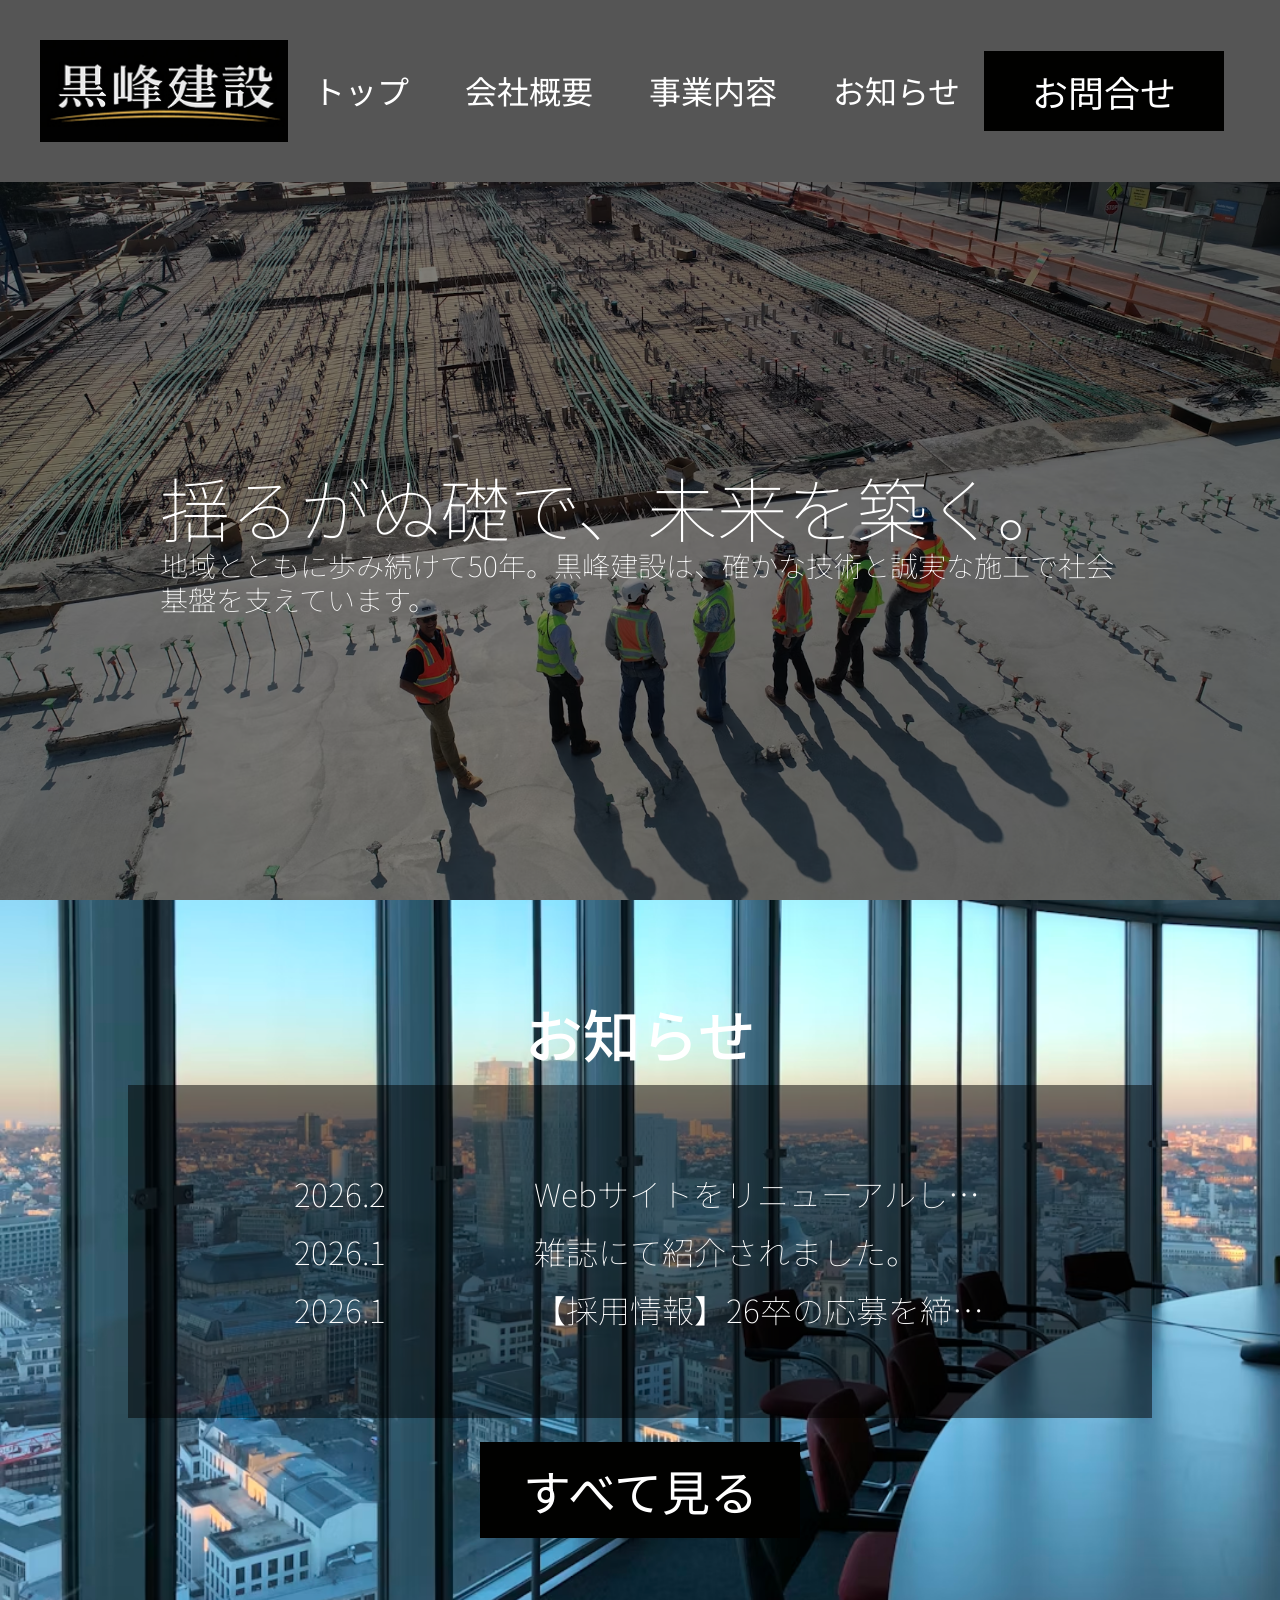
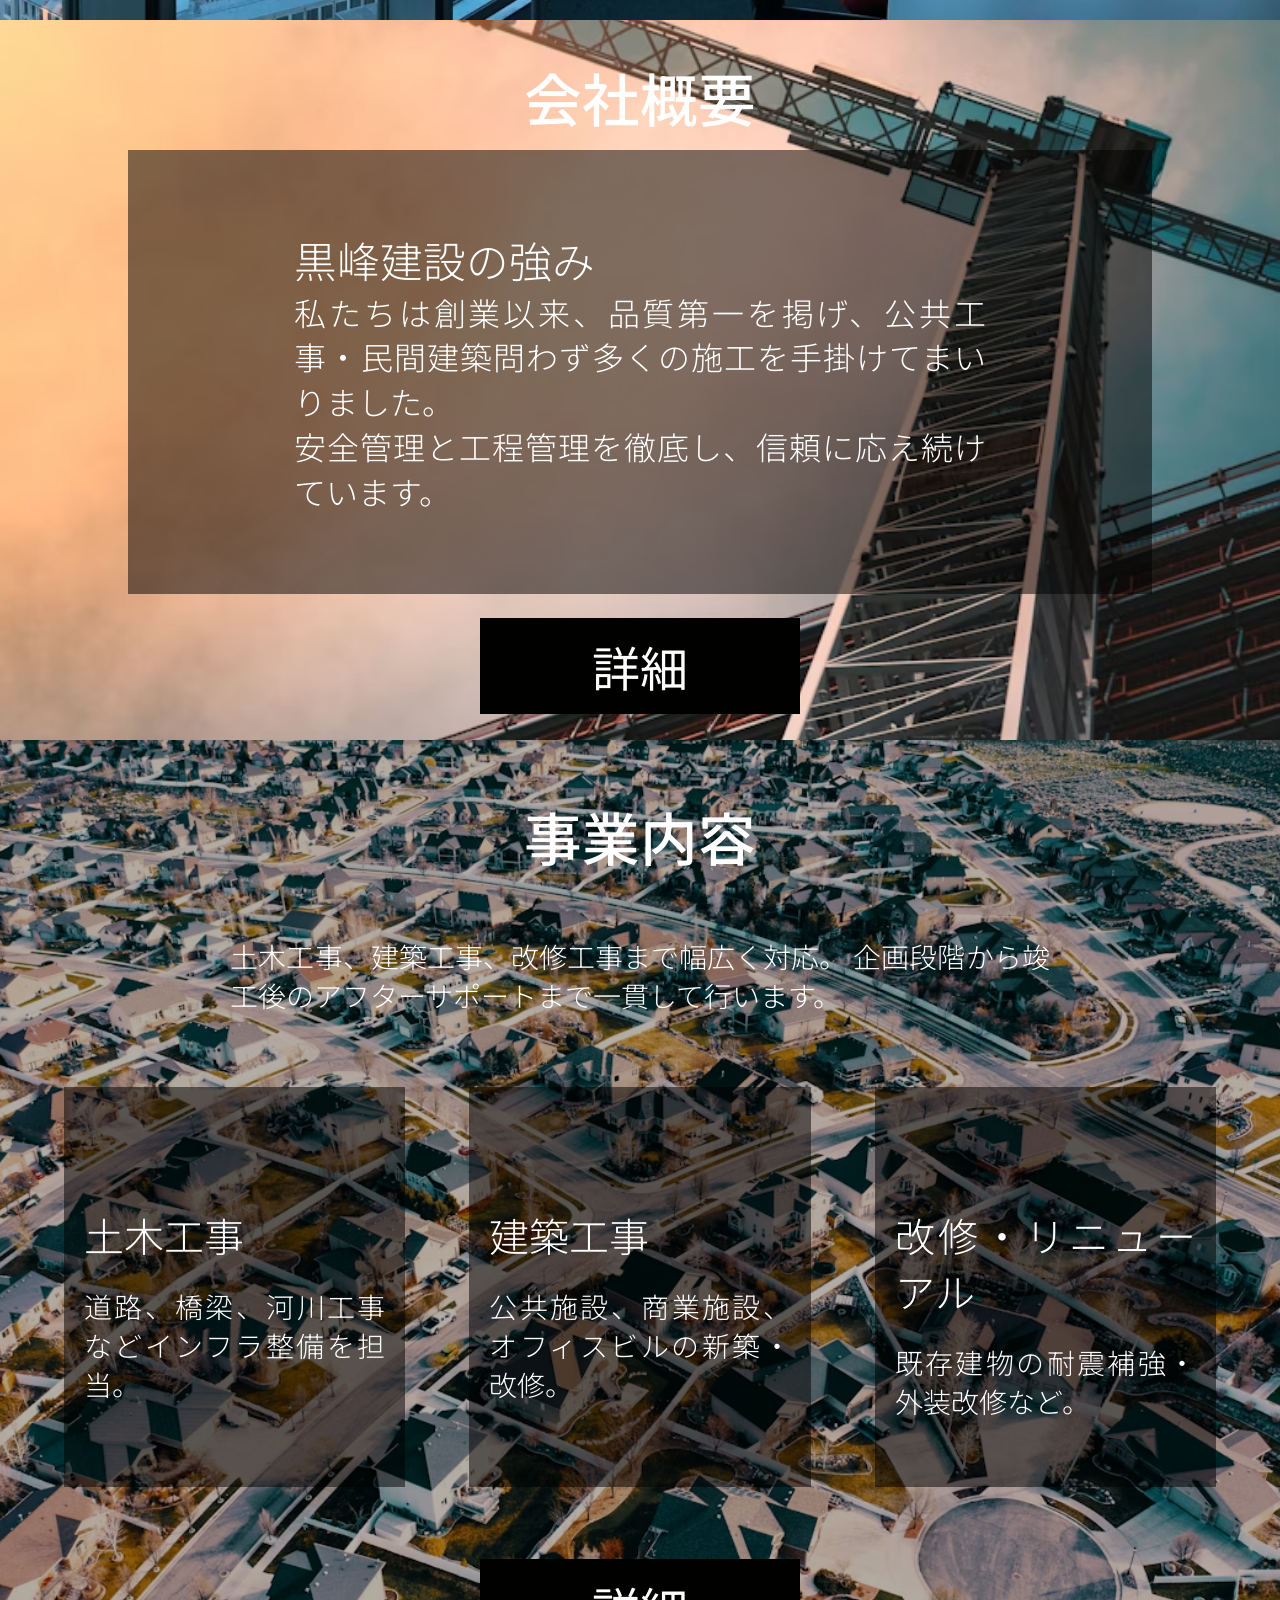
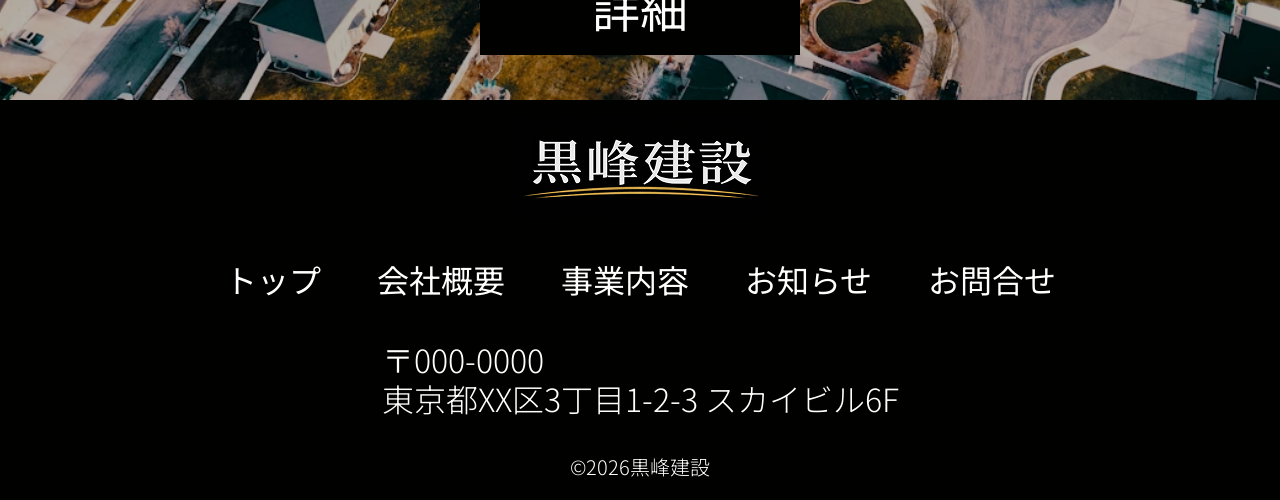
<file: index.html>
<!DOCTYPE html>
<html lang="ja">

<head>
  <meta charset="UTF-8">
  <meta name="viewport" content="width=device-width, initial-scale=1.0">
  <meta name="description" content="黒峰建設株式会社は橋梁工事・道路工事・公共施設施工を手掛ける総合建設会社です。">
  <meta property="og:title" content="黒峰建設株式会社">
  <meta property="og:description" content="橋梁・道路・公共施設施工">
  <meta property="og:type" content="website">
  <title>黒峰建設株式会社 | 橋梁・土木工事の専門企業</title>
  <link rel="icon" href="img/icon.jpg">
  <link rel="apple-touch-icon" href="img/icon.jpg">
  <link rel="stylesheet" href="style.css">
  <link href="https://fonts.googleapis.com/css2?family=Material+Symbols+Outlined" rel="stylesheet" />
  <link rel="preconnect" href="https://fonts.googleapis.com">
  <link rel="preconnect" href="https://fonts.gstatic.com" crossorigin>
  <link href="https://fonts.googleapis.com/css2?family=Noto+Sans+JP:wght@100..900&display=swap" rel="stylesheet">
</head>

<body>
  <header>
    <div class="header-inner">
      <h1 class="logo">
        <a href="#top">
          <img src="img/logo.jpg" alt="黒峰建設株式会社">
        </a>
      </h1>
      <nav class="PC-menu">
        <ul class="menu">
          <li><a href="#top">トップ</a></li>
          <li><a href="about.html">会社概要</a></li>
          <li><a href="projects.html">事業内容</a></li>
          <li><a href="news.html">お知らせ</a></li>
        </ul>
      </nav>
      <div class="header-right">
        <a href="contact.html" class="contact-btn">お問合せ</a>
        <div class="SP-menu">
          <span class="material-symbols-outlined" id="menu-open">
            menu
          </span>
          <div class="SP-overlay">
            <span class="material-symbols-outlined" id="menu-close">
              close
            </span>
            <nav class="SP-nav">
              <ul>
                <li><a href="index.html">トップ</a></li>
                <li><a href="about.html">会社概要</a></li>
                <li><a href="projects.html">事業内容</a></li>
                <li><a href="news.html">お知らせ</a></li>
              </ul>
            </nav>
          </div>
        </div>
      </div>
    </div>
  </header>

  <section class="hero" id="top">
    <h2 class="copy">揺るがぬ礎で、未来を築く。
      <span class="sub">地域とともに歩み続けて50年。黒峰建設は、確かな技術と誠実な施工で社会基盤を支えています。
      </span>
    </h2>
  </section>

  <section class="news">
    <h2 class="section-title">
      お知らせ
    </h2>
    <div class="news-overlay">
      <div class="news-inner">
        <ul class="top-news-list">

          <li>
            <a href="news-detail.html">
              <time datetime="2026-02">2026.2</time>
              <span class="news-title">Webサイトをリニューアルしました。</span>
            </a>
          </li>

          <li>
            <a href="news-detail.html">
              <time datetime="2026-01">2026.1</time>
              <span class="news-title">雑誌にて紹介されました。</span>
            </a>
          </li>

          <li>
            <a href="news-detail.html">
              <time datetime="2026-01">2026.1</time>
              <span class="news-title">【採用情報】26卒の応募を締め切りました。</span>
            </a>
          </li>

        </ul>


      </div>
    </div>
    <div class="more">
      <a href="news.html">すべて見る
      </a>
    </div>
  </section>

  <section class="about">
    <h2 class="section-title">
      会社概要
    </h2>
    <div class="about-overlay">
      <div class="about-inner">
        <p class="sub-heading">黒峰建設の強み</p>
        <p>私たちは創業以来、品質第一を掲げ、公共工事・民間建築問わず多くの施工を手掛けてまいりました。<br>安全管理と工程管理を徹底し、信頼に応え続けています。</p>
      </div>
    </div>
    <div class="more">
      <a href="about.html">詳細
      </a>
    </div>
  </section>

  <section class="projects">
    <div class="section-heading">
      <h2 class="section-title">
        事業内容
      </h2>
      <p>土木工事、建築工事、改修工事まで幅広く対応。
        企画段階から竣工後のアフターサポートまで一貫して行います。</p>
    </div>


    <div class="projects-inner">
      <div class="projects-overlay">
        <p><span class="project-title">土木工事</span>道路、橋梁、河川工事などインフラ整備を担当。</p>
      </div>

      <div class="projects-overlay">
        <p><span class="project-title">建築工事</span>公共施設、商業施設、オフィスビルの新築・改修。</p>
      </div>

      <div class="projects-overlay">
        <p><span class="project-title">改修・リニューアル</span>既存建物の耐震補強・外装改修など。</p>
      </div>
    </div>
    <div class="more">
      <a href="projects.html">詳細
      </a>
    </div>
  </section>

  <footer>
    <img src="img/logo.jpg" alt="黒峰建設株式会社">
    <nav>
      <ul class="menu">
        <li><a href="#top">トップ</a></li>
        <li><a href="about.html">会社概要</a></li>
        <li><a href="projects.html">事業内容</a></li>
        <li><a href="news.html">お知らせ</a></li>
        <li><a href="contact.html">お問合せ</a></li>
      </ul>
    </nav>
    <p class="adress">〒000-0000
      <br>東京都XX区3丁目1-2-3 スカイビル6F
    </p>
    <p class="copyright">©2026黒峰建設</p>
  </footer>

  <script src="main.js"></script>
</body>

</html>
</file>
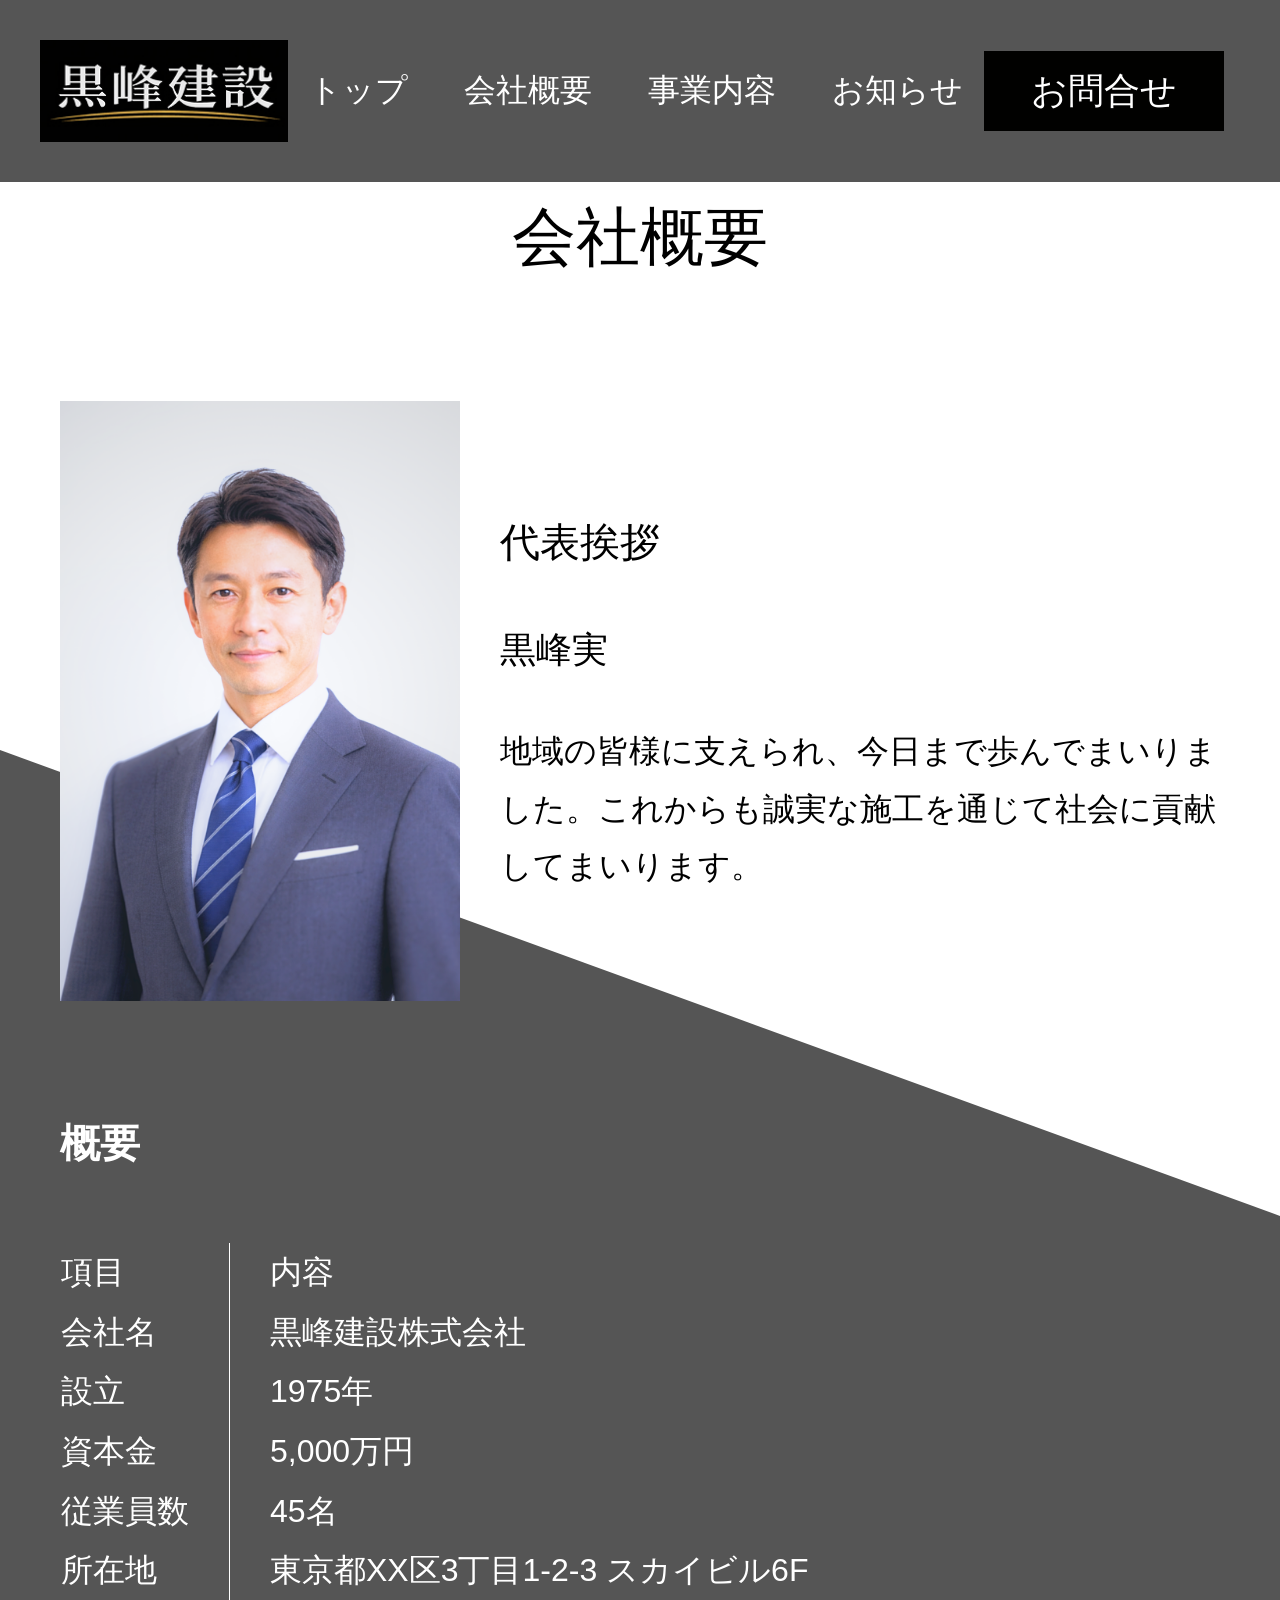
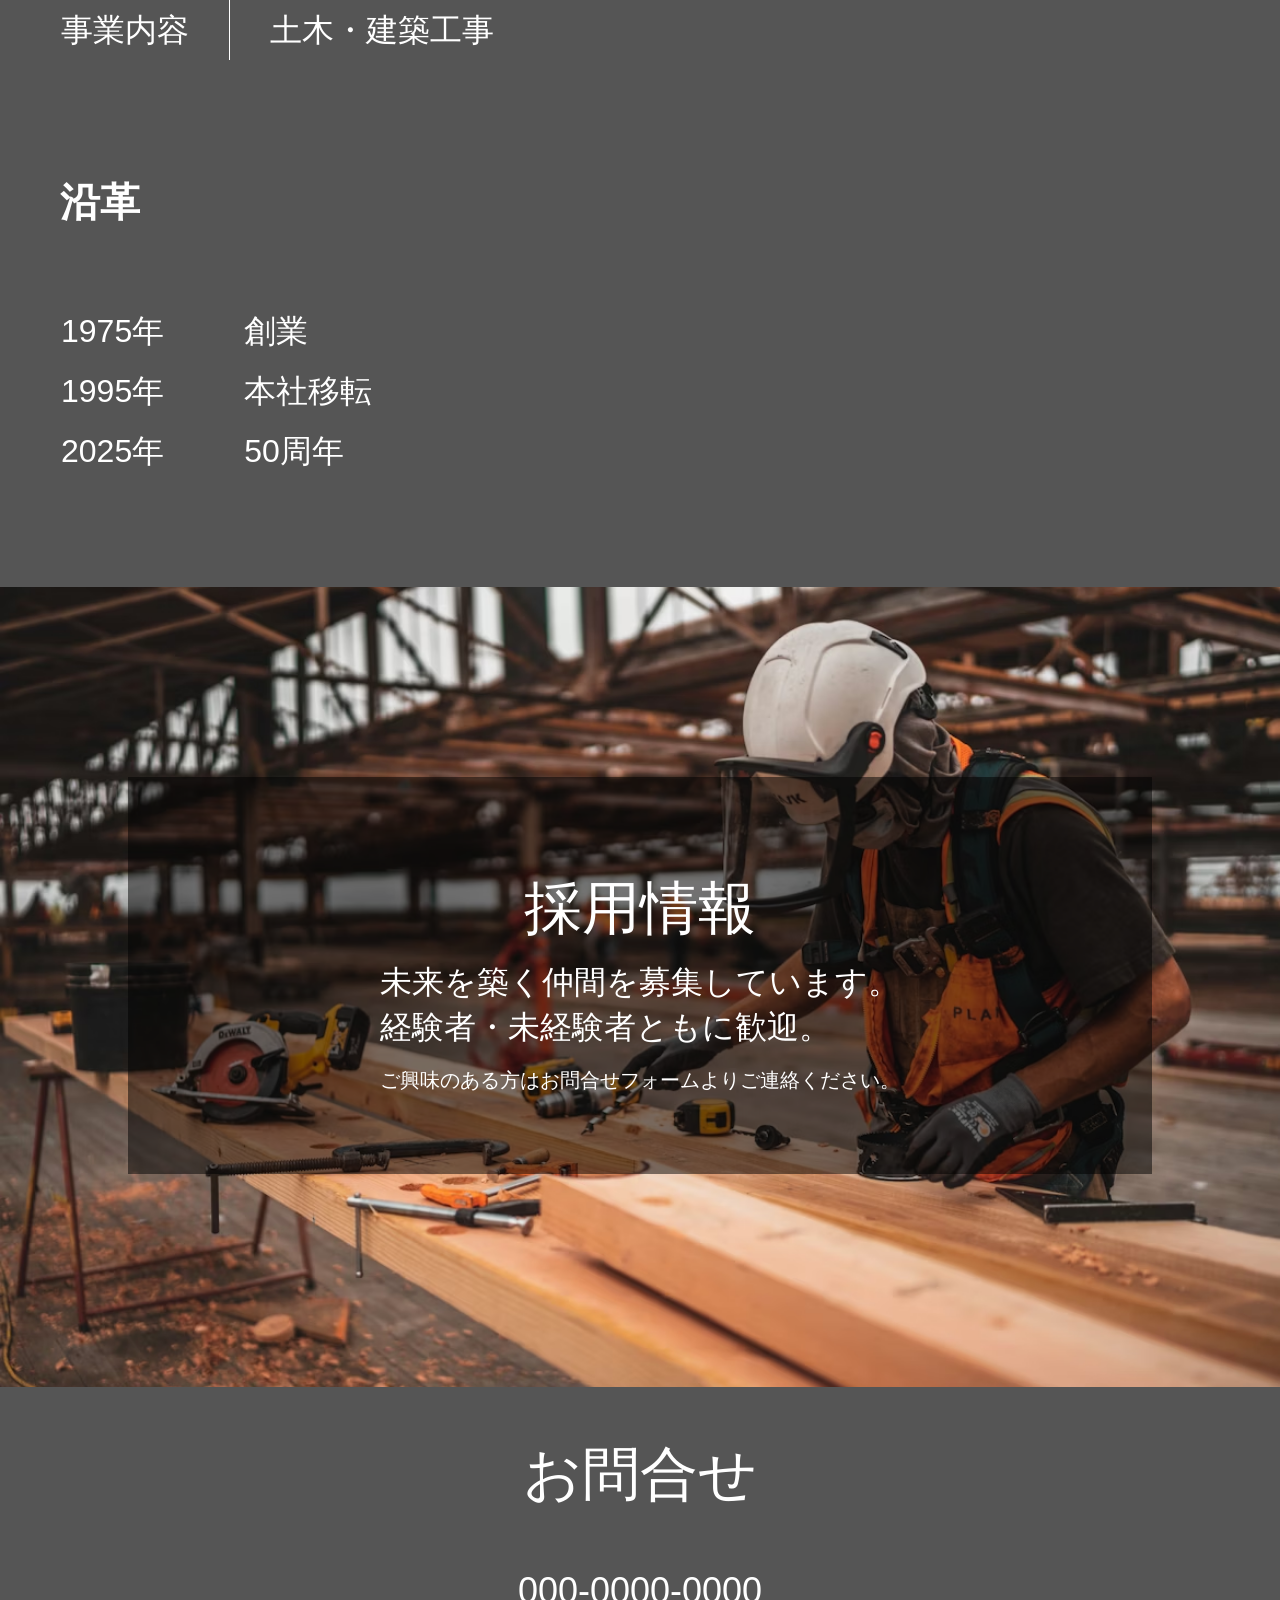
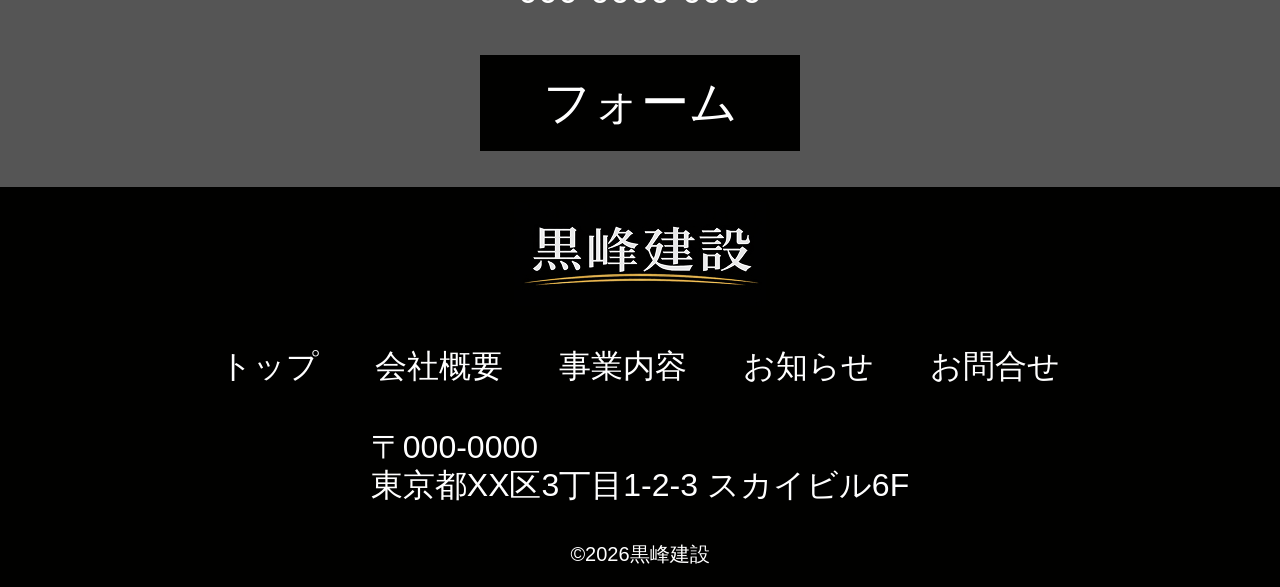
<file: about.html>
<!DOCTYPE html>
<html lang="ja">

<head>
  <meta charset="UTF-8">
  <meta name="viewport" content="width=device-width, initial-scale=1.0">
  <meta name="description" content="黒峰建設株式会社は橋梁工事・道路工事・公共施設施工を手掛ける総合建設会社です。">
  <meta property="og:title" content="黒峰建設株式会社">
  <meta property="og:description" content="橋梁・道路・公共施設施工">
  <meta property="og:type" content="website">
  <title>黒峰建設株式会社 | 橋梁・土木工事の専門企業</title>
  <link rel="icon" href="img/icon.jpg">
  <link rel="apple-touch-icon" href="img/icon.jpg">
  <link rel="stylesheet" href="style.css">
  <link href="https://fonts.googleapis.com/css2?family=Material+Symbols+Outlined" rel="stylesheet" />
</head>

<body class="about-page">
  <header>
    <div class="header-inner">
      <h1 class="logo">
        <a href="index.html">
          <img src="img/logo.jpg" alt="黒峰建設株式会社">
        </a>
      </h1>
      <nav class="PC-menu">
        <ul class="menu">
          <li><a href="index.html">トップ</a></li>
          <li><a href="about.html">会社概要</a></li>
          <li><a href="projects.html">事業内容</a></li>
          <li><a href="news.html">お知らせ</a></li>
        </ul>
      </nav>
      <div class="header-right">
        <a href="contact.html" class="contact-btn">お問合せ</a>
        <div class="SP-menu">
          <span class="material-symbols-outlined" id="menu-open">
            menu
          </span>
          <div class="SP-overlay">
            <span class="material-symbols-outlined" id="menu-close">
              close
            </span>
            <nav class="SP-nav">
              <ul>
                <li><a href="index.html">トップ</a></li>
                <li><a href="about.html">会社概要</a></li>
                <li><a href="projects.html">事業内容</a></li>
                <li><a href="news.html">お知らせ</a></li>
              </ul>
            </nav>
          </div>
        </div>
      </div>
    </div>
  </header>

  <div class="pages">
    <h2 class="page-title">会社概要</h2>
    <div class="wrapper">
      <div class="message-container">
        <img src="img/CEO.png" alt="代表：黒峰実" class="ceo-img">
        <div class="message-inner">
          <h3 class="ceo-message">代表挨拶</h3>
          <p class="ceo-name">黒峰実</p>
          <p class="message">地域の皆様に支えられ、今日まで歩んでまいりました。これからも誠実な施工を通じて社会に貢献してまいります。</p>
        </div>
      </div>


      <h3 class="part-title">概要</h3>
      <table class="about-detail">
        <thead>
          <tr>
            <th>項目</th>
            <th>内容</th>
          </tr>
        </thead>
        <tbody>
          <tr>
            <td>会社名</td>
            <td>黒峰建設株式会社</td>
          </tr>
          <tr>
            <td>設立</td>
            <td>1975年</td>
          </tr>
          <tr>
            <td>資本金</td>
            <td>5,000万円</td>
          </tr>
          <tr>
            <td>従業員数</td>
            <td>45名</td>
          </tr>
          <tr>
            <td>所在地</td>
            <td>東京都XX区3丁目1-2-3 スカイビル6F</td>
          </tr>
          <tr>
            <td>事業内容</td>
            <td>土木・建築工事</td>
          </tr>
        </tbody>
      </table>

      <h3 class="part-title">沿革</h3>
      <table class="history">
        <tbody>
          <tr>
            <td>1975年</td>
            <td>創業</td>
          </tr>
          <tr>
            <td>1995年</td>
            <td>本社移転</td>
          </tr>
          <tr>
            <td>2025年</td>
            <td>50周年</td>
          </tr>
        </tbody>
      </table>

    </div>
  </div>

  <section class="recruitment">
    <div class="recruitment-overlay">
      <div class="recruitment-inner">
        <h3 class="section-title">
          採用情報
        </h3>
        <p>未来を築く仲間を募集しています。<br>経験者・未経験者ともに歓迎。</p>
        <p class="small">ご興味のある方はお問合せフォームよりご連絡ください。</p>
      </div>
    </div>
  </section>

  <section class="contact-lead">
    <h3 class="section-title">お問合せ</h3>
    <p>000-0000-0000</p>
    <div class="more">
      <a href="contact.html">フォーム
      </a>
    </div>
  </section>

  <footer>
    <img src="img/logo.jpg" alt="黒峰建設株式会社">
    <nav>
      <ul class="menu">
        <li><a href="index.html">トップ</a></li>
        <li><a href="about.html">会社概要</a></li>
        <li><a href="projects.html">事業内容</a></li>
        <li><a href="news.html">お知らせ</a></li>
        <li><a href="contact.html">お問合せ</a></li>
      </ul>
    </nav>
    <p class="adress">〒000-0000
      <br>東京都XX区3丁目1-2-3 スカイビル6F
    </p>
    <p class="copyright">©2026黒峰建設</p>
  </footer>
  <script src="main.js"></script>
</body>

</html>
</file>
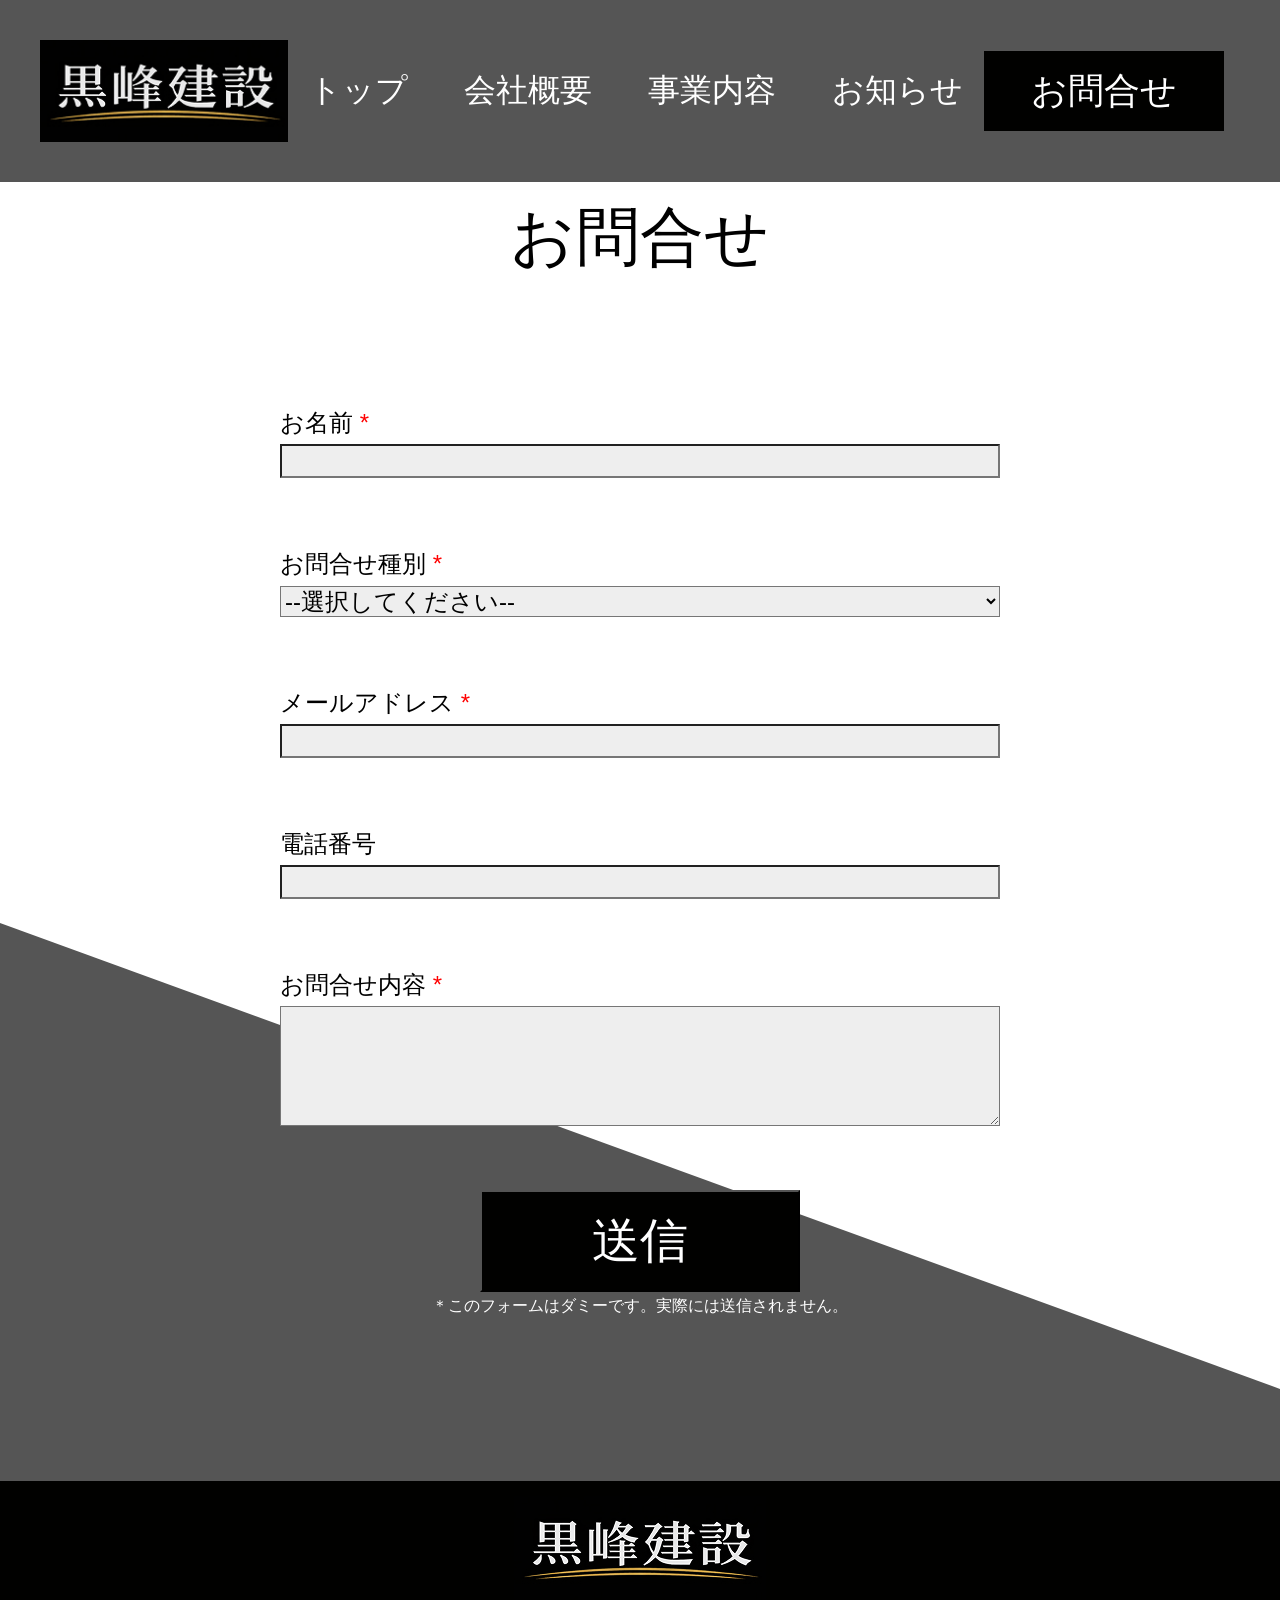
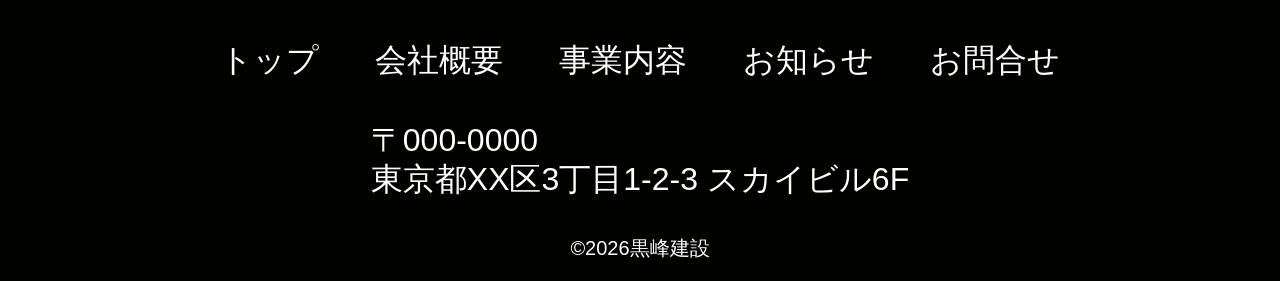
<file: contact.html>
<!DOCTYPE html>
<html lang="ja">

<head>
  <meta charset="UTF-8">
  <meta name="viewport" content="width=device-width, initial-scale=1.0">
  <meta name="description" content="黒峰建設株式会社は橋梁工事・道路工事・公共施設施工を手掛ける総合建設会社です。">
  <meta property="og:title" content="黒峰建設株式会社">
  <meta property="og:description" content="橋梁・道路・公共施設施工">
  <meta property="og:type" content="website">
  <title>黒峰建設株式会社 | 橋梁・土木工事の専門企業</title>
  <link rel="icon" href="img/icon.jpg">
  <link rel="apple-touch-icon" href="img/icon.jpg">
  <link rel="stylesheet" href="style.css">
  <link href="https://fonts.googleapis.com/css2?family=Material+Symbols+Outlined" rel="stylesheet" />
</head>

<body class="contact-page">
  <header>
    <div class="header-inner">
      <h1 class="logo">
        <a href="index.html">
          <img src="img/logo.jpg" alt="黒峰建設株式会社">
        </a>
      </h1>
      <nav class="PC-menu">
        <ul class="menu">
          <li><a href="index.html">トップ</a></li>
          <li><a href="about.html">会社概要</a></li>
          <li><a href="projects.html">事業内容</a></li>
          <li><a href="news.html">お知らせ</a></li>
        </ul>
      </nav>
      <div class="header-right">
        <a href="contact.html" class="contact-btn">お問合せ</a>
        <div class="SP-menu">
          <span class="material-symbols-outlined" id="menu-open">
            menu
          </span>
          <div class="SP-overlay">
            <span class="material-symbols-outlined" id="menu-close">
              close
            </span>
            <nav class="SP-nav">
              <ul>
                <li><a href="index.html">トップ</a></li>
                <li><a href="about.html">会社概要</a></li>
                <li><a href="projects.html">事業内容</a></li>
                <li><a href="news.html">お知らせ</a></li>
              </ul>
            </nav>
          </div>
        </div>
      </div>
    </div>
  </header>

  <div class="pages">
    <h2 class="page-title">お問合せ</h2>
    <form class="contact-form">
      <label>
        <span class="label-text">
          お名前
          <span class="required" aria-label="必須">*</span>
        </span>
        <input type="text">
      </label>

      <div>
        <label>
          <span class="label-text">
            お問合せ種別
            <span class="required" aria-label="必須">*</span>
          </span>
          <select>
            <option>--選択してください--</option>
            <option>求人</option>
            <option>一般</option>
            <option>その他</option>
          </select>
        </label>
      </div>

      <label>
        <span class="label-text">
          メールアドレス
          <span class="required" aria-label="必須">*</span>
        </span>
        <input type="text">
      </label>

      <label>
        電話番号
        <input type="text">
      </label>

      <label>
        <span class="label-text">
          お問合せ内容
          <span class="required" aria-label="必須">*</span>
        </span>
        <textarea></textarea>
      </label>
      <div class="submit">
        <button class="more"><a href="thanks.html">送信</a></button>
        <p>＊このフォームはダミーです。実際には送信されません。</p>
      </div>

    </form>
  </div>

  <footer>
    <img src="img/logo.jpg" alt="黒峰建設株式会社">
    <nav>
      <ul class="menu">
        <li><a href="index.html">トップ</a></li>
        <li><a href="about.html">会社概要</a></li>
        <li><a href="projects.html">事業内容</a></li>
        <li><a href="news.html">お知らせ</a></li>
        <li><a href="contact.html">お問合せ</a></li>
      </ul>
    </nav>
    <p class="adress">〒000-0000
      <br>東京都XX区3丁目1-2-3 スカイビル6F
    </p>
    <p class="copyright">©2026黒峰建設</p>
  </footer>
  <script src="main.js"></script>
</body>

</html>
</file>
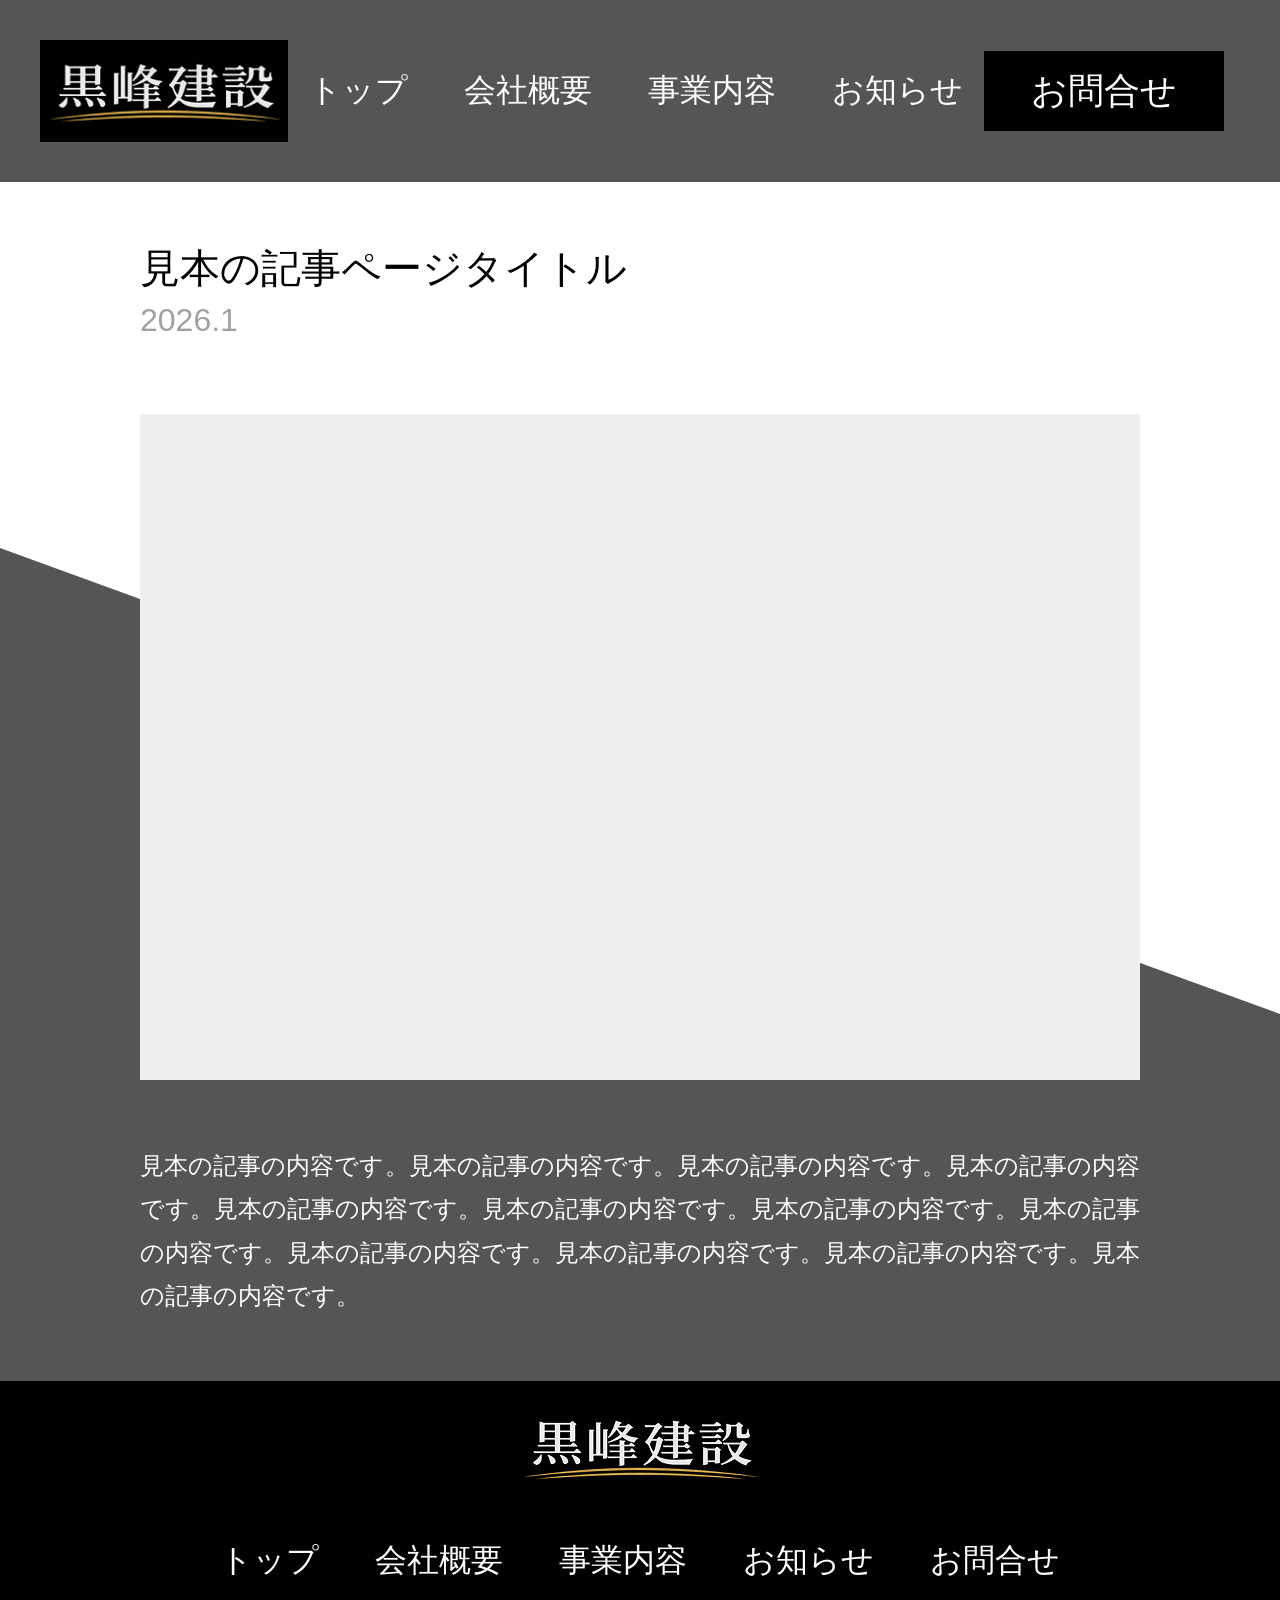
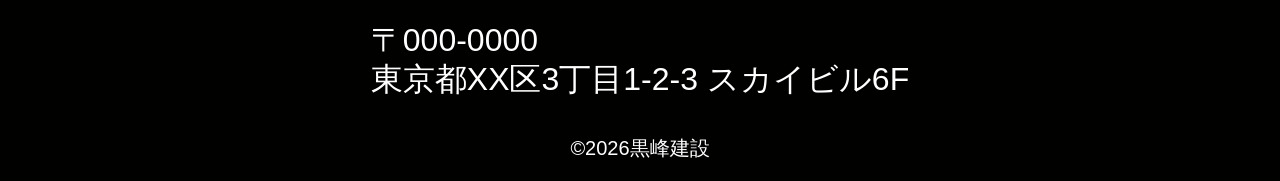
<file: news-detail.html>
<!DOCTYPE html>
<html lang="ja">

<head>
  <meta charset="UTF-8">
  <meta name="viewport" content="width=device-width, initial-scale=1.0">
  <meta name="description" content="黒峰建設株式会社は橋梁工事・道路工事・公共施設施工を手掛ける総合建設会社です。">
  <meta property="og:title" content="黒峰建設株式会社">
  <meta property="og:description" content="橋梁・道路・公共施設施工">
  <meta property="og:type" content="website">
  <title>黒峰建設株式会社 | 橋梁・土木工事の専門企業</title>
  <link rel="icon" href="img/icon.jpg">
  <link rel="apple-touch-icon" href="img/icon.jpg">
  <link rel="stylesheet" href="style.css">
  <link href="https://fonts.googleapis.com/css2?family=Material+Symbols+Outlined" rel="stylesheet" />
</head>

<body class="news-detail-page">
  <header>
    <div class="header-inner">
      <h1 class="logo">
        <a href="index.html">
          <img src="img/logo.jpg" alt="黒峰建設株式会社">
        </a>
      </h1>
      <nav class="PC-menu">
        <ul class="menu">
          <li><a href="index.html">トップ</a></li>
          <li><a href="about.html">会社概要</a></li>
          <li><a href="projects.html">事業内容</a></li>
          <li><a href="news.html">お知らせ</a></li>
        </ul>
      </nav>
      <div class="header-right">
        <a href="contact.html" class="contact-btn">お問合せ</a>
        <div class="SP-menu">
          <span class="material-symbols-outlined" id="menu-open">
            menu
          </span>
          <div class="SP-overlay">
            <span class="material-symbols-outlined" id="menu-close">
              close
            </span>
            <nav class="SP-nav">
              <ul>
                <li><a href="index.html">トップ</a></li>
                <li><a href="about.html">会社概要</a></li>
                <li><a href="projects.html">事業内容</a></li>
                <li><a href="news.html">お知らせ</a></li>
              </ul>
            </nav>
          </div>
        </div>
      </div>
    </div>
  </header>

  <div class="pages">
    <div class="article-inner">
      <h2 class="article-ttl">見本の記事ページタイトル</h2>
      <p class="article-date">2026.1</p>
      <div class="thumb"></div>
      <p class="article-text">
        見本の記事の内容です。見本の記事の内容です。見本の記事の内容です。見本の記事の内容です。見本の記事の内容です。見本の記事の内容です。見本の記事の内容です。見本の記事の内容です。見本の記事の内容です。見本の記事の内容です。見本の記事の内容です。見本の記事の内容です。
      </p>
    </div>
  </div>

  <footer>
    <img src="img/logo.jpg" alt="黒峰建設株式会社">
    <nav>
      <ul class="menu">
        <li><a href="index.html">トップ</a></li>
        <li><a href="about.html">会社概要</a></li>
        <li><a href="projects.html">事業内容</a></li>
        <li><a href="news.html">お知らせ</a></li>
        <li><a href="contact.html">お問合せ</a></li>
      </ul>
    </nav>
    <p class="adress">〒000-0000
      <br>東京都XX区3丁目1-2-3 スカイビル6F
    </p>
    <p class="copyright">©2026黒峰建設</p>
  </footer>
  <script src="main.js"></script>
</body>

</html>
</file>
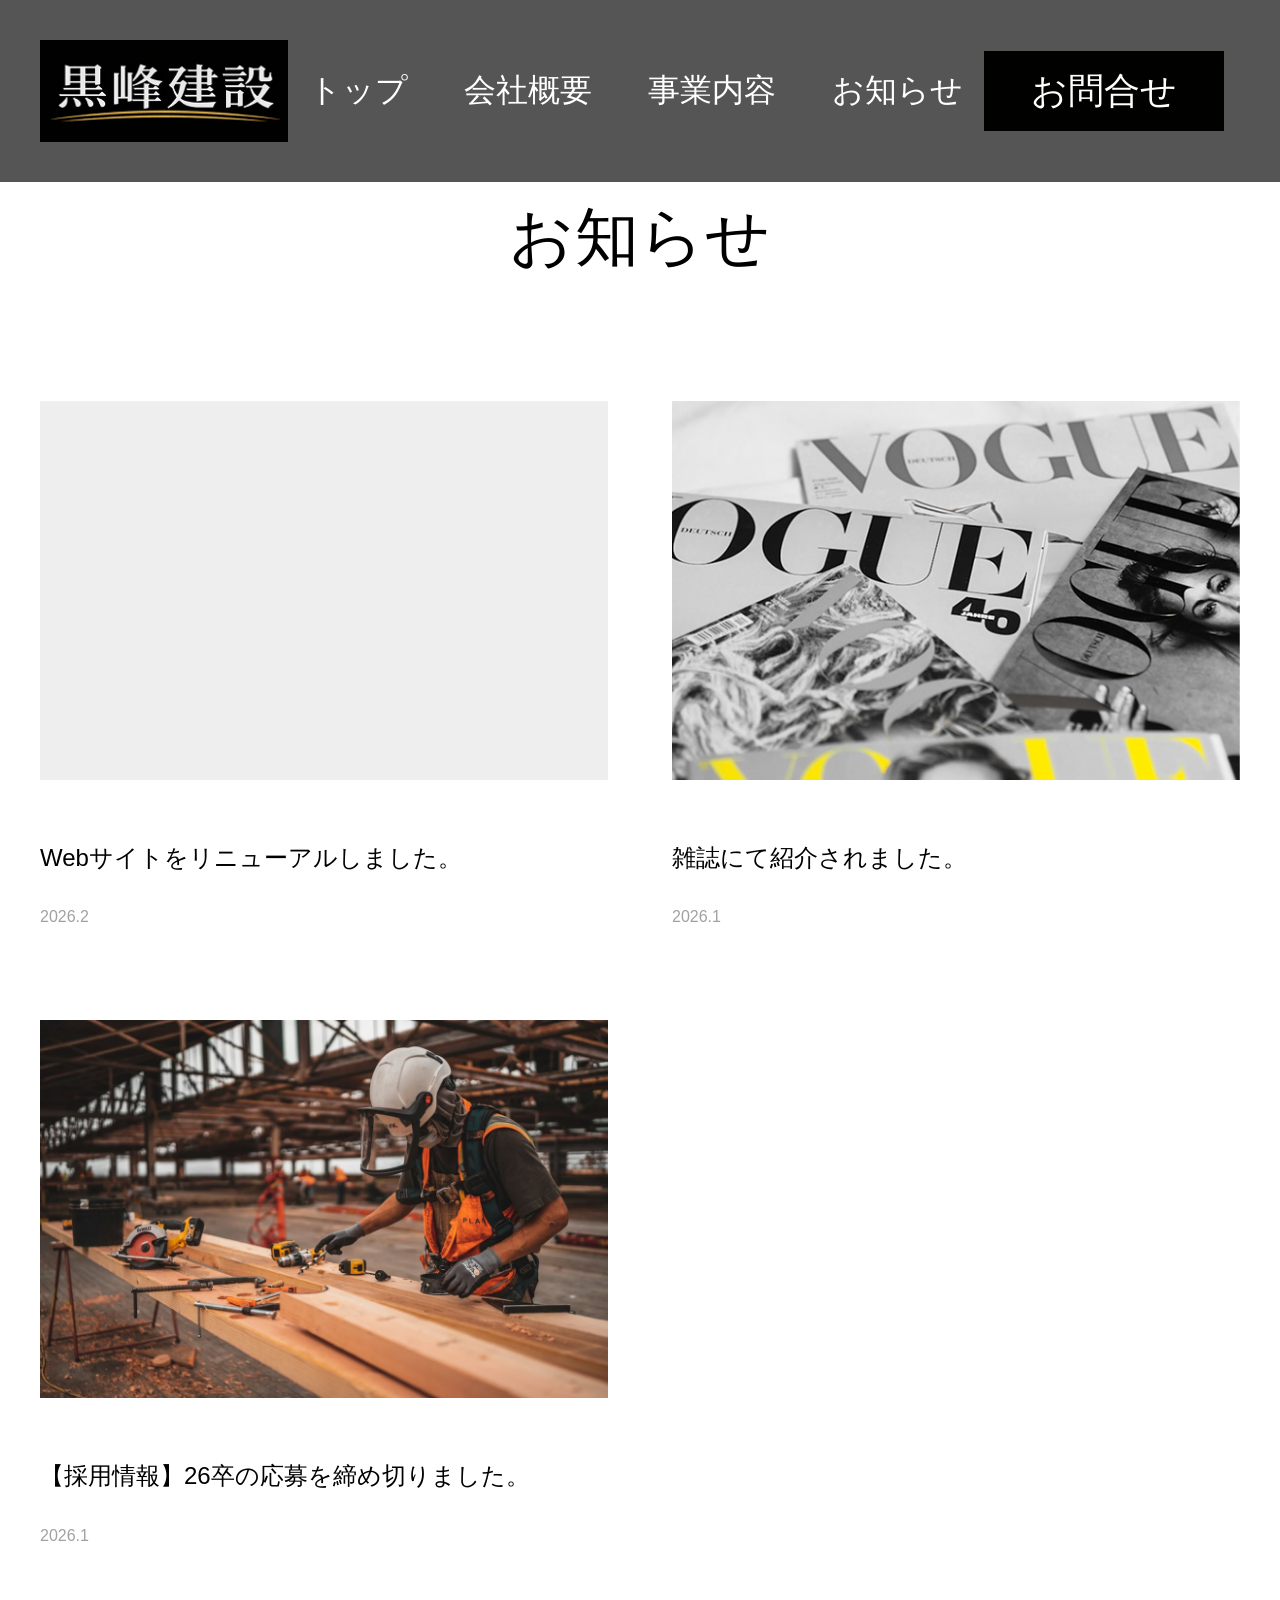
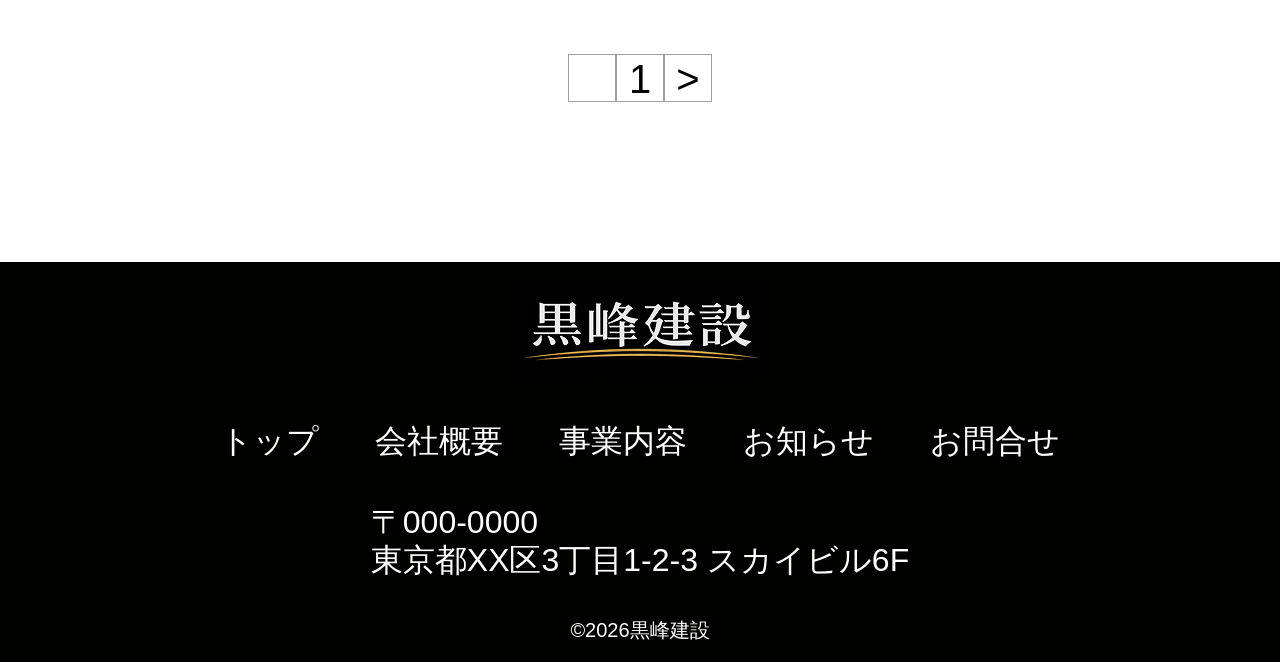
<file: news.html>
<!DOCTYPE html>
<html lang="ja">

<head>
  <meta charset="UTF-8">
  <meta name="viewport" content="width=device-width, initial-scale=1.0">
  <meta name="description" content="黒峰建設株式会社は橋梁工事・道路工事・公共施設施工を手掛ける総合建設会社です。">
  <meta property="og:title" content="黒峰建設株式会社">
  <meta property="og:description" content="橋梁・道路・公共施設施工">
  <meta property="og:type" content="website">
  <title>黒峰建設株式会社 | 橋梁・土木工事の専門企業</title>
  <link rel="icon" href="img/icon.jpg">
  <link rel="apple-touch-icon" href="img/icon.jpg">
  <link rel="stylesheet" href="style.css">
  <link href="https://fonts.googleapis.com/css2?family=Material+Symbols+Outlined" rel="stylesheet" />
</head>

<body class="news-page">
  <header>
    <div class="header-inner">
      <h1 class="logo">
        <a href="index.html">
          <img src="img/logo.jpg" alt="黒峰建設株式会社">
        </a>
      </h1>
      <nav class="PC-menu">
        <ul class="menu">
          <li><a href="index.html">トップ</a></li>
          <li><a href="about.html">会社概要</a></li>
          <li><a href="projects.html">事業内容</a></li>
          <li><a href="news.html">お知らせ</a></li>
        </ul>
      </nav>
      <div class="header-right">
        <a href="contact.html" class="contact-btn">お問合せ</a>
        <div class="SP-menu">
          <span class="material-symbols-outlined" id="menu-open">
            menu
          </span>
          <div class="SP-overlay">
            <span class="material-symbols-outlined" id="menu-close">
              close
            </span>
            <nav class="SP-nav">
              <ul>
                <li><a href="index.html">トップ</a></li>
                <li><a href="about.html">会社概要</a></li>
                <li><a href="projects.html">事業内容</a></li>
                <li><a href="news.html">お知らせ</a></li>
              </ul>
            </nav>
          </div>
        </div>
      </div>
    </div>
  </header>

  <h2 class="page-title">お知らせ</h2>
  <div class="news-list">
    <article class="news-item">
      <a href="news-detail.html">
        <div class="news-thumb no-image"></div>
        <div class="news-body">
          <h3 class="news-ttl">Webサイトをリニューアルしました。</h3>
          <p class="news-date">
            2026.2
          </p>
        </div>
      </a>
    </article>

    <article class="news-item">
      <a href="news-detail.html">
        <div class="news-thumb">
          <img src="img/magazine.jpg" alt="雑誌">
        </div>
        <div class="news-body">
          <h3 class="news-ttl">雑誌にて紹介されました。</h3>
          <p class="news-date">
            2026.1
          </p>
        </div>
      </a>
    </article>

    <article class="news-item">
      <a href="news-detail.html">
        <div class="news-thumb">
          <img src="img/top-6.avif" alt="求人">
        </div>
        <div class="news-body">
          <h3 class="news-ttl">【採用情報】26卒の応募を締め切りました。</h3>
          <p class="news-date">
            2026.1
          </p>
        </div>
      </a>
    </article>
  </div>

  <div class="pager">
    <ul class="page-numbers">
      <li></li>
      <li>1</li>
      <li>></li>
    </ul>
  </div>


  <footer>
    <img src="img/logo.jpg" alt="黒峰建設株式会社">
    <nav>
      <ul class="menu">
        <li><a href="index.html">トップ</a></li>
        <li><a href="about.html">会社概要</a></li>
        <li><a href="projects.html">事業内容</a></li>
        <li><a href="news.html">お知らせ</a></li>
        <li><a href="contact.html">お問合せ</a></li>
      </ul>
    </nav>
    <p class="adress">〒000-0000
      <br>東京都XX区3丁目1-2-3 スカイビル6F
    </p>
    <p class="copyright">©2026黒峰建設</p>
  </footer>
  <script src="main.js"></script>
</body>

</html>
</file>
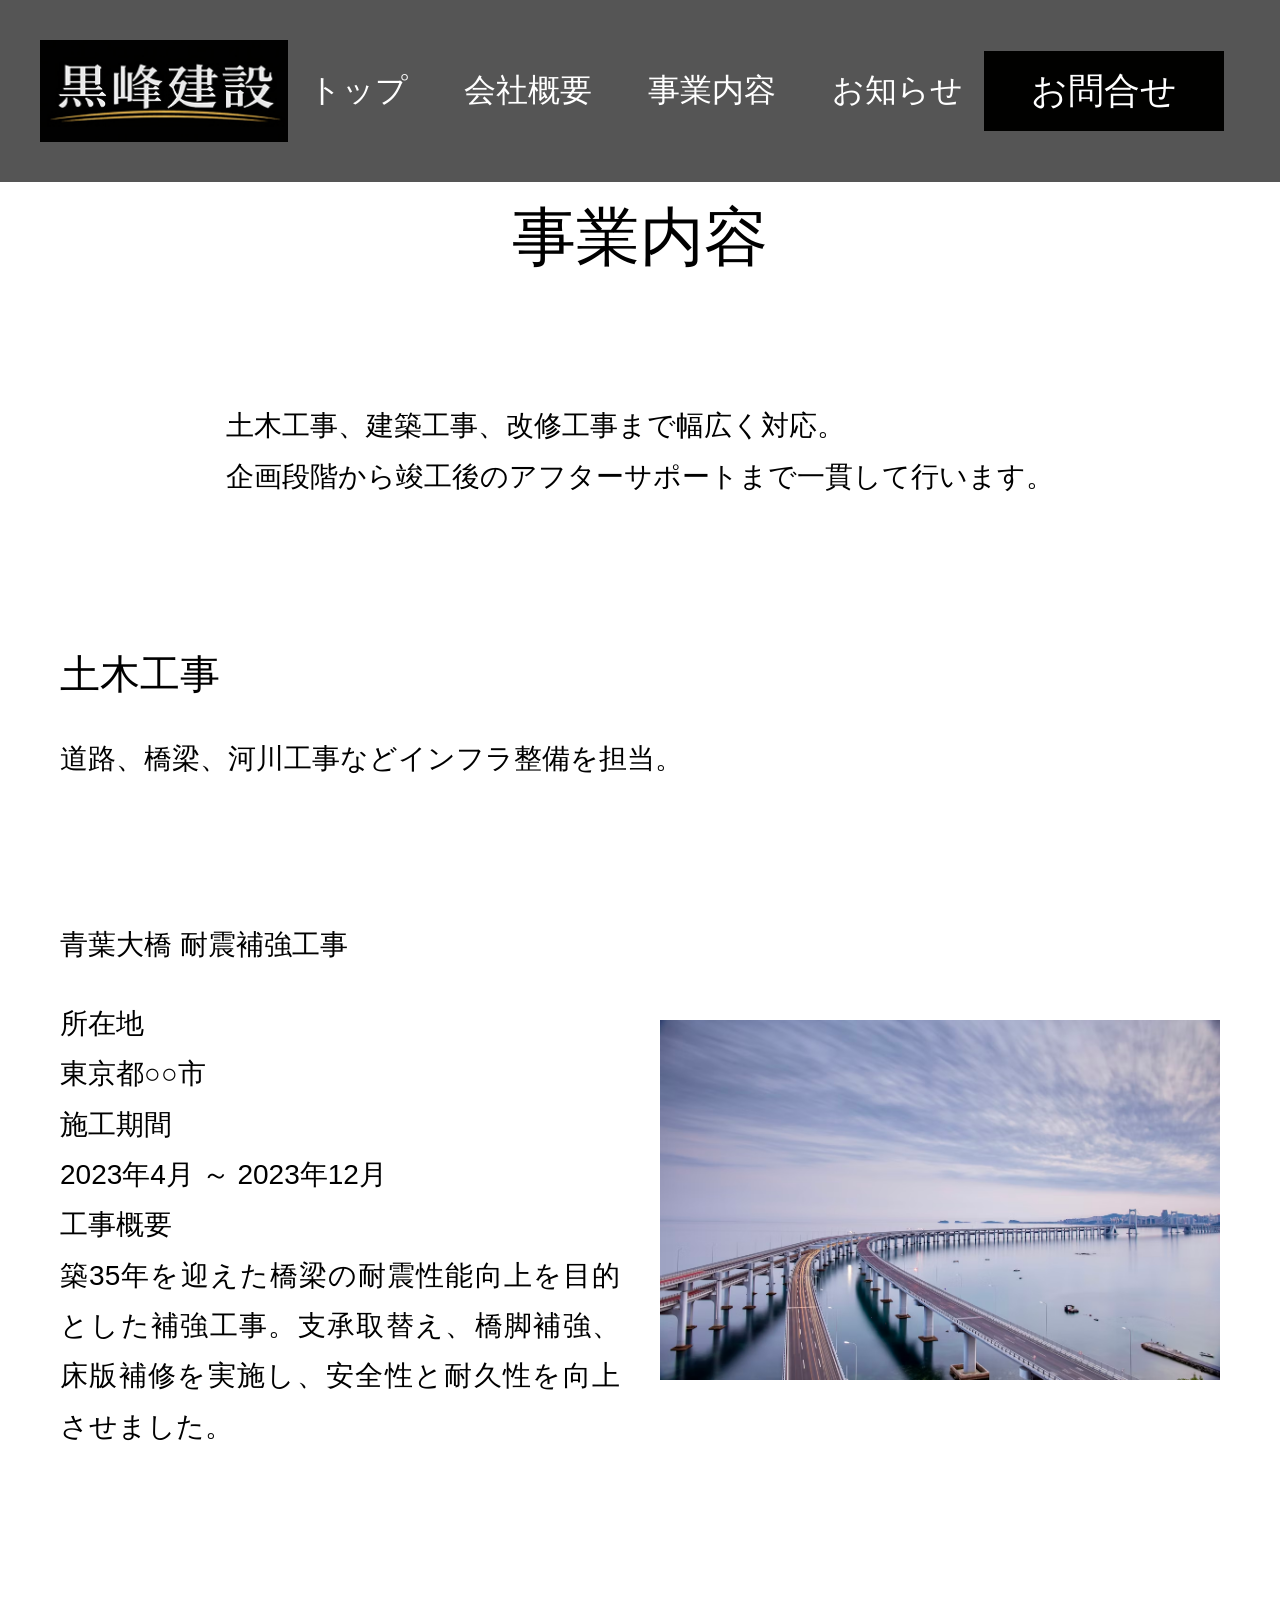
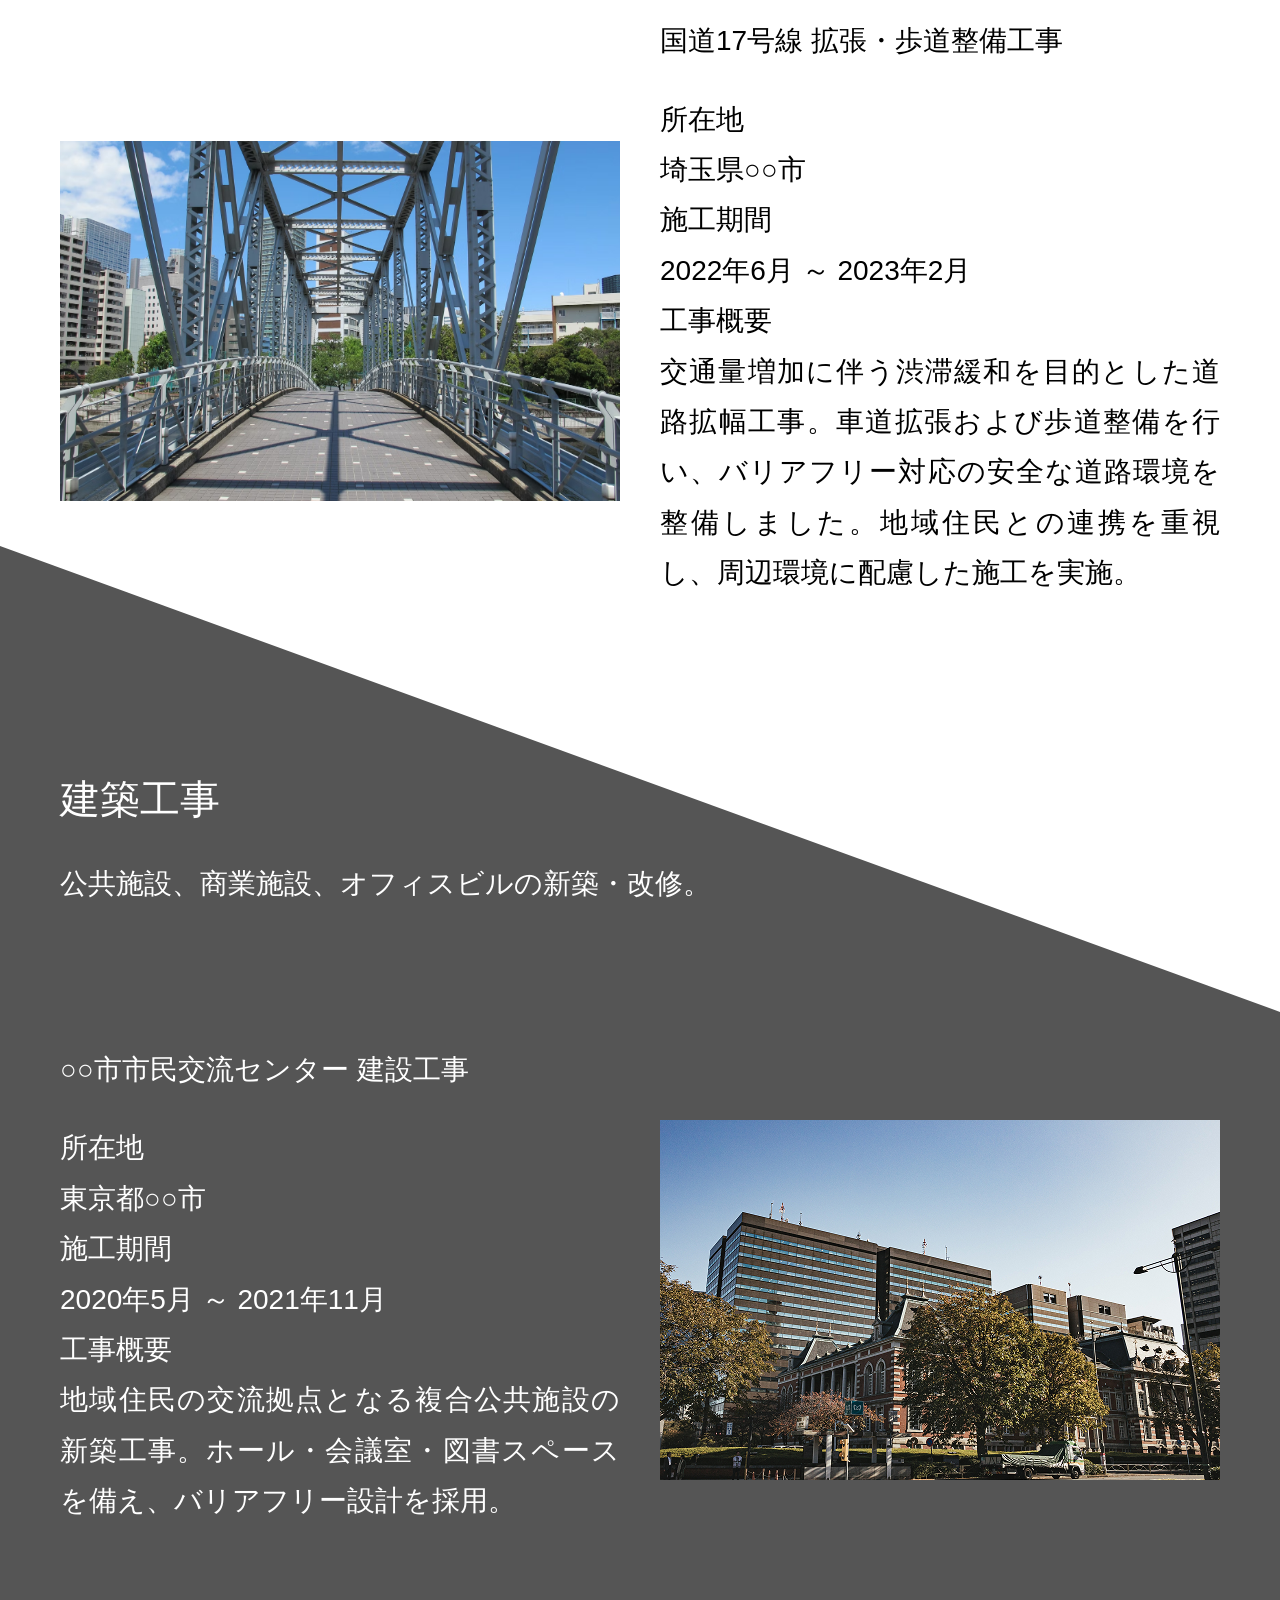
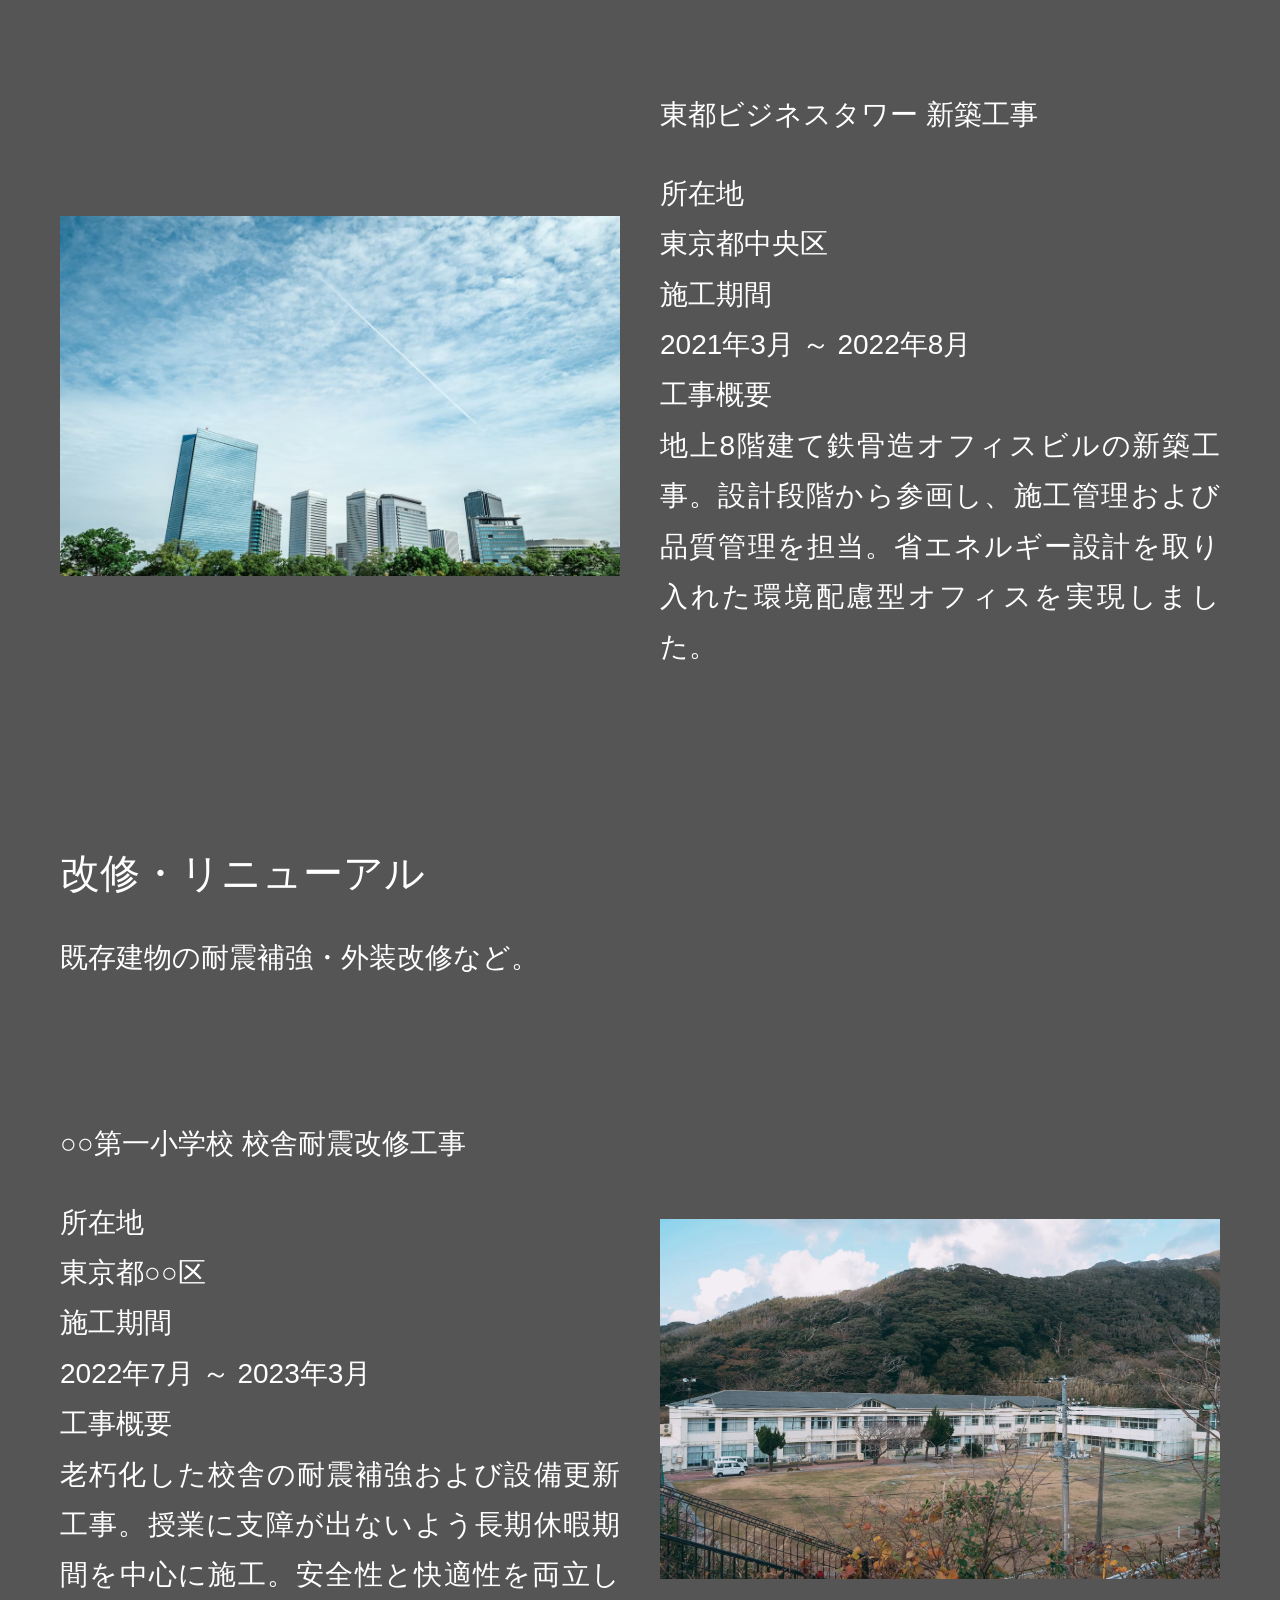
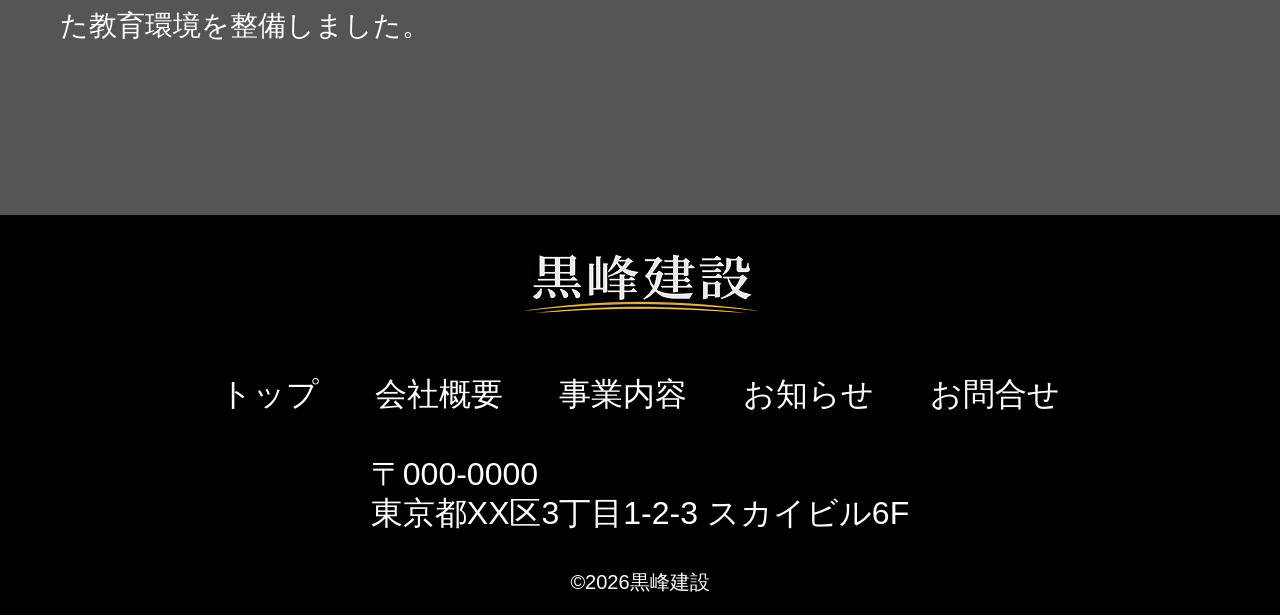
<file: projects.html>
<!DOCTYPE html>
<html lang="ja">

<head>
  <meta charset="UTF-8">
  <meta name="viewport" content="width=device-width, initial-scale=1.0">
  <meta name="description" content="黒峰建設株式会社は橋梁工事・道路工事・公共施設施工を手掛ける総合建設会社です。">
  <meta property="og:title" content="黒峰建設株式会社">
  <meta property="og:description" content="橋梁・道路・公共施設施工">
  <meta property="og:type" content="website">
  <title>黒峰建設株式会社 | 橋梁・土木工事の専門企業</title>
  <link rel="icon" href="img/icon.jpg">
  <link rel="apple-touch-icon" href="img/icon.jpg">
  <link rel="stylesheet" href="style.css">
  <link href="https://fonts.googleapis.com/css2?family=Material+Symbols+Outlined" rel="stylesheet" />
</head>

<body class="projects-page">
  <header>
    <div class="header-inner">
      <h1 class="logo">
        <a href="index.html">
          <img src="img/logo.jpg" alt="黒峰建設株式会社">
        </a>
      </h1>
      <nav class="PC-menu">
        <ul class="menu">
          <li><a href="index.html">トップ</a></li>
          <li><a href="about.html">会社概要</a></li>
          <li><a href="projects.html">事業内容</a></li>
          <li><a href="news.html">お知らせ</a></li>
        </ul>
      </nav>
      <div class="header-right">
        <a href="contact.html" class="contact-btn">お問合せ</a>
        <div class="SP-menu">
          <span class="material-symbols-outlined" id="menu-open">
            menu
          </span>
          <div class="SP-overlay">
            <span class="material-symbols-outlined" id="menu-close">
              close
            </span>
            <nav class="SP-nav">
              <ul>
                <li><a href="index.html">トップ</a></li>
                <li><a href="about.html">会社概要</a></li>
                <li><a href="projects.html">事業内容</a></li>
                <li><a href="news.html">お知らせ</a></li>
              </ul>
            </nav>
          </div>
        </div>
      </div>
    </div>
  </header>

  <div class="pages">
    <h2 class="page-title">事業内容</h2>
    <div class="wrapper">
      <p class="explanation">土木工事、建築工事、改修工事まで幅広く対応。<br>企画段階から竣工後のアフターサポートまで一貫して行います。</p>

      <section class="kinds">
        <div class="ttls">
          <h3 class="kinds-ttl">土木工事</h3>
          <p>道路、橋梁、河川工事などインフラ整備を担当。</p>
        </div>
        <article class="projects-ex">
          <div class="ex-text">
            <h4>青葉大橋 耐震補強工事</h4>
            <div class="ex-detail">
              <dl>
                <dt>所在地</dt>
                <dd>東京都○○市</dd>
                <dt>施工期間</dt>
                <dd>2023年4月 ～ 2023年12月</dd>
                <dt>工事概要</dt>
                <dd>築35年を迎えた橋梁の耐震性能向上を目的とした補強工事。支承取替え、橋脚補強、床版補修を実施し、安全性と耐久性を向上させました。</dd>
              </dl>
            </div>
          </div>
          <img src="img/bridge.avif">
        </article>

        <article class="projects-ex">
          <div class="ex-text">
            <h4>国道17号線 拡張・歩道整備工事</h4>
            <div class="ex-detail">
              <dl>
                <dt>所在地</dt>
                <dd>埼玉県○○市</dd>
                <dt>施工期間</dt>
                <dd>2022年6月 ～ 2023年2月</dd>
                <dt>工事概要</dt>
                <dd>交通量増加に伴う渋滞緩和を目的とした道路拡幅工事。車道拡張および歩道整備を行い、バリアフリー対応の安全な道路環境を整備しました。地域住民との連携を重視し、周辺環境に配慮した施工を実施。</dd>
              </dl>
            </div>
          </div>
          <img src="img/bridge2.avif">
        </article>
      </section>

      <section class="kinds theme-dark">
        <div class="ttls">
          <h3 class="kinds-ttl">建築工事</h3>
          <p>公共施設、商業施設、オフィスビルの新築・改修。</p>
        </div>
        <article class="projects-ex">
          <div class="ex-text">
            <h4>○○市市民交流センター 建設工事</h4>
            <div class="ex-detail">
              <dl>
                <dt>所在地</dt>
                <dd>東京都○○市</dd>
                <dt>施工期間</dt>
                <dd>2020年5月 ～ 2021年11月</dd>
                <dt>工事概要</dt>
                <dd>地域住民の交流拠点となる複合公共施設の新築工事。ホール・会議室・図書スペースを備え、バリアフリー設計を採用。</dd>
              </dl>
            </div>
          </div>
          <img src="img/top-7.jpg">
        </article>

        <article class="projects-ex">
          <div class="ex-text">
            <h4>東都ビジネスタワー 新築工事</h4>
            <div class="ex-detail">
              <dl>
                <dt>所在地</dt>
                <dd>東京都中央区</dd>
                <dt>施工期間</dt>
                <dd>2021年3月 ～ 2022年8月</dd>
                <dt>工事概要</dt>
                <dd>地上8階建て鉄骨造オフィスビルの新築工事。設計段階から参画し、施工管理および品質管理を担当。省エネルギー設計を取り入れた環境配慮型オフィスを実現しました。</dd>
              </dl>
            </div>
          </div>
          <img src="img/company3.avif">
        </article>
      </section>

      <section class="kinds theme-dark">
        <div class="ttls">
          <h3 class="kinds-ttl">改修・リニューアル</h3>
          <p>既存建物の耐震補強・外装改修など。</p>
        </div>
        <article class="projects-ex">
          <div class="ex-text">
            <h4>○○第一小学校 校舎耐震改修工事</h4>
            <div class="ex-detail">
              <dl>
                <dt>所在地</dt>
                <dd>東京都○○区</dd>
                <dt>施工期間</dt>
                <dd>2022年7月 ～ 2023年3月</dd>
                <dt>工事概要</dt>
                <dd>老朽化した校舎の耐震補強および設備更新工事。授業に支障が出ないよう長期休暇期間を中心に施工。安全性と快適性を両立した教育環境を整備しました。</dd>
              </dl>
            </div>
          </div>
          <img src="img/school.webp">
        </article>
      </section>
    </div>

    <footer>
      <img src="img/logo.jpg" alt="黒峰建設株式会社">
      <nav>
        <ul class="menu">
          <li><a href="index.html">トップ</a></li>
          <li><a href="about.html">会社概要</a></li>
          <li><a href="projects.html">事業内容</a></li>
          <li><a href="news.html">お知らせ</a></li>
          <li><a href="contact.html">お問合せ</a></li>
        </ul>
      </nav>
      <p class="adress">〒000-0000
        <br>東京都XX区3丁目1-2-3 スカイビル6F
      </p>
      <p class="copyright">©2026黒峰建設</p>
    </footer>
    <script src="main.js"></script>
</body>

</html>
</file>
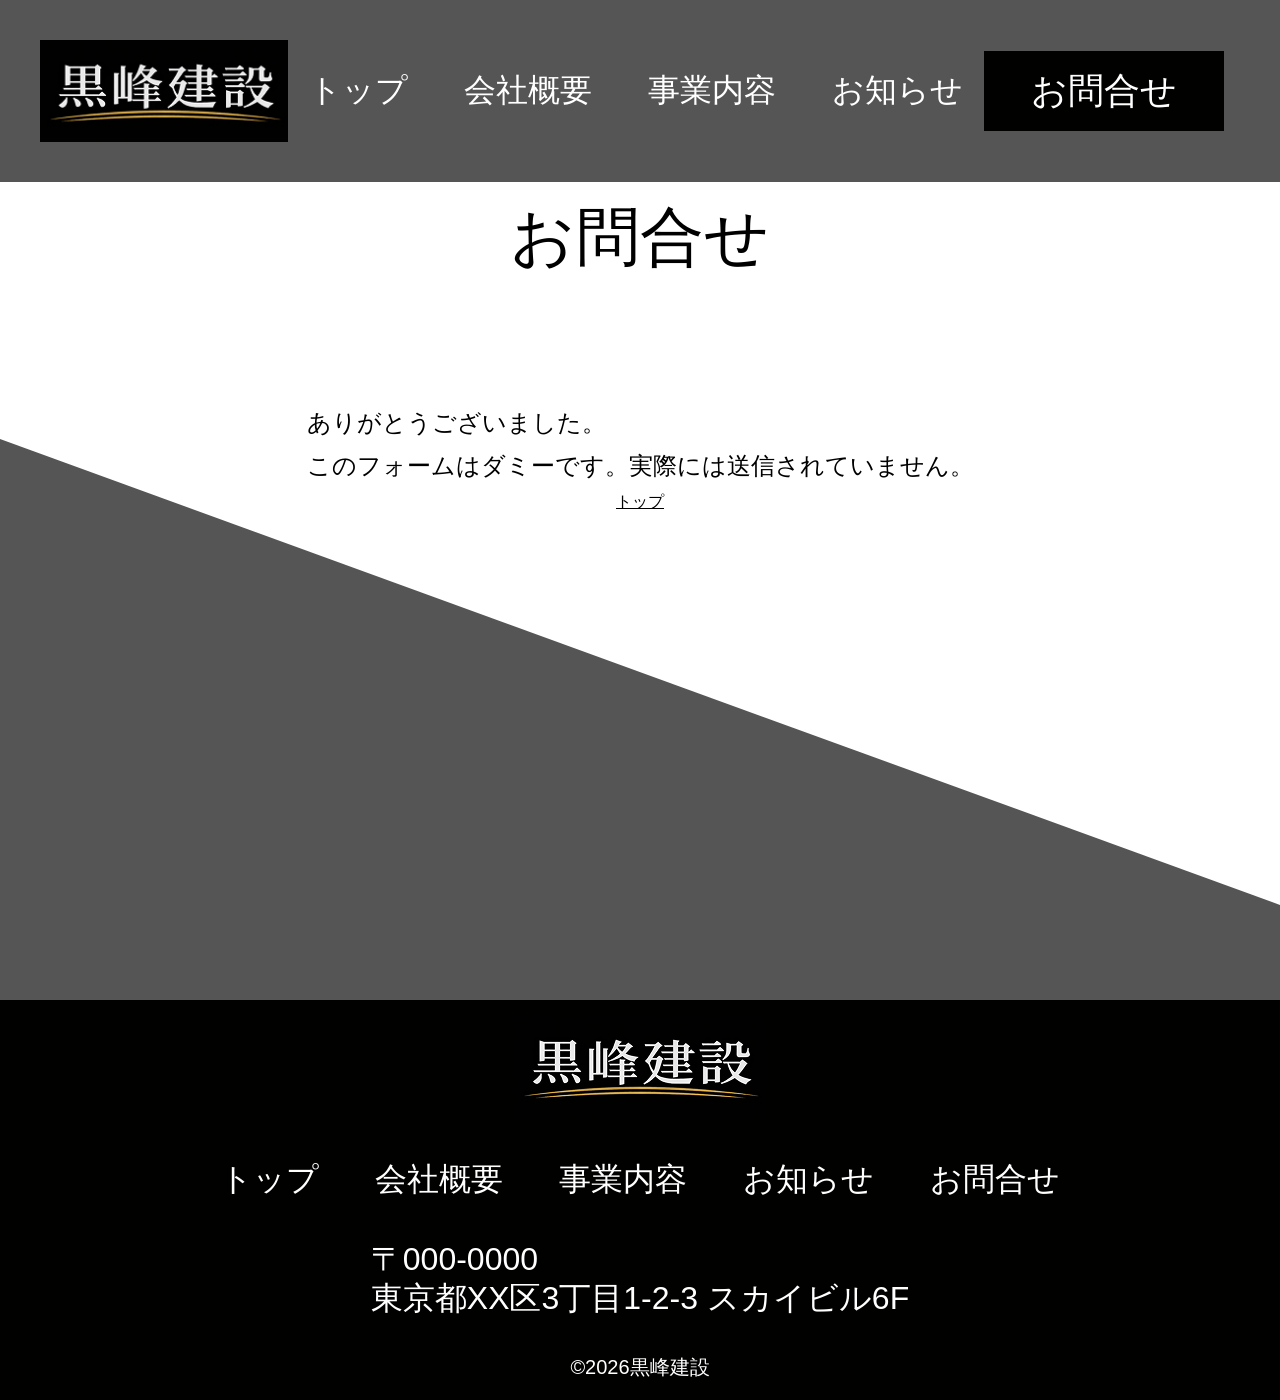
<file: thanks.html>
<!DOCTYPE html>
<html lang="ja" class="thanks-page">

<head>
  <meta charset="UTF-8">
  <meta name="viewport" content="width=device-width, initial-scale=1.0">
  <meta name="description" content="黒峰建設株式会社は橋梁工事・道路工事・公共施設施工を手掛ける総合建設会社です。">
  <meta property="og:title" content="黒峰建設株式会社">
  <meta property="og:description" content="橋梁・道路・公共施設施工">
  <meta property="og:type" content="website">
  <title>黒峰建設株式会社 | 橋梁・土木工事の専門企業</title>
  <link rel="icon" href="img/icon.jpg">
  <link rel="apple-touch-icon" href="img/icon.jpg">
  <link rel="stylesheet" href="style.css">
  <link href="https://fonts.googleapis.com/css2?family=Material+Symbols+Outlined" rel="stylesheet" />
</head>

<body class="thanks-page">
  <header>
    <div class="header-inner">
      <h1 class="logo">
        <a href="index.html">
          <img src="img/logo.jpg" alt="黒峰建設株式会社">
        </a>
      </h1>
      <nav class="PC-menu">
        <ul class="menu">
          <li><a href="index.html">トップ</a></li>
          <li><a href="about.html">会社概要</a></li>
          <li><a href="projects.html">事業内容</a></li>
          <li><a href="news.html">お知らせ</a></li>
        </ul>
      </nav>
      <div class="header-right">
        <a href="contact.html" class="contact-btn">お問合せ</a>
        <div class="SP-menu">
          <span class="material-symbols-outlined" id="menu-open">
            menu
          </span>
          <div class="SP-overlay">
            <span class="material-symbols-outlined" id="menu-close">
              close
            </span>
            <nav class="SP-nav">
              <ul>
                <li><a href="index.html">トップ</a></li>
                <li><a href="about.html">会社概要</a></li>
                <li><a href="projects.html">事業内容</a></li>
                <li><a href="news.html">お知らせ</a></li>
              </ul>
            </nav>
          </div>
        </div>
      </div>
    </div>
  </header>

  <div class="pages">
    <h2 class="page-title">お問合せ</h2>
    <p class="thanks-comment">ありがとうございました。<br>このフォームはダミーです。実際には送信されていません。</p>
    <p class="back"><a href="index.html">トップ</a></p>
  </div>

  <footer>
    <img src="img/logo.jpg" alt="黒峰建設株式会社">
    <nav>
      <ul class="menu">
        <li><a href="index.html">トップ</a></li>
        <li><a href="about.html">会社概要</a></li>
        <li><a href="projects.html">事業内容</a></li>
        <li><a href="news.html">お知らせ</a></li>
        <li><a href="contact.html">お問合せ</a></li>
      </ul>
    </nav>
    <p class="adress">〒000-0000
      <br>東京都XX区3丁目1-2-3 スカイビル6F
    </p>
    <p class="copyright">©2026黒峰建設</p>
  </footer>
  <script src="main.js"></script>
</body>

</html>
</file>
<file: style.css>
@charset "utf-8";

:root {
  --main-color: #555;
  --accent-color: #010100;
}

.wrapper {
  max-width: 1200px;
  margin: 0 auto;
  padding: 0 20px;
  display: flex;
}

*,
*::after,
*::before {
  box-sizing: border-box;
}

html {
  font-size: 100%;
  scroll-behavior: smooth;
  scroll-padding-top: 180px;
}

h1,
h2,
h3,
h4,
h5,
h6 {
  margin: 0;
  font-weight: normal;
}

ul,
ol {
  margin: 0;
  padding: 0;
  list-style: none;
}

p {
  margin: 0;
}

body {
  margin: 0;
  font-family: "Noto Sans JP", sans-serif;
  line-height: 1.8;
  padding-top: 180px;
  -webkit-font-smoothing: antialiased;
  -moz-osx-font-smoothing: grayscale;
  -webkit-text-size-adjust: 100%;
  text-size-adjust: 100%;
}

img {
  max-width: 100%;
  height: auto;
  display: block;
}

a {
  text-decoration: none;
  color: inherit;
}

/* トップページ */

header {
  background-color: var(--main-color);
  padding: 40px 0;
  position: fixed;
  top: 0;
  left: 0;
  width: 100%;
  z-index: 1000;
}

.SP-menu {
  font-size: 24px;
  color: #fff;
}

.header-right {
  display: flex;
  gap: 16px;
  justify-content: right;
}

#menu-open {
  display: none;
  font-size: 40px;
}

.SP-overlay {
  position: fixed;
  top: 0;
  left: 0;
  width: 100%;
  height: 100%;
  background: rgba(0, 0, 0, 0.7);
  opacity: 0;
  visibility: hidden;
}

.SP-menu.active .SP-overlay {
  opacity: 1;
  visibility: visible;
  display: flex;
  align-items: center;
  justify-content: center;
  flex-direction: column;
}

.SP-nav {
  text-align: center;
  position: relative;
  transform: translateY(24px);
  opacity: 0;
  transition: transform 1s ease, opacity 1s ease;
}

.SP-menu.active .SP-nav {
  transform: translateY(0);
  opacity: 1;
  transition-delay: 0.2s;
}

#menu-close {
  display: none;
  font-size: 40px;
  position: fixed;
  top: 40px;
  right: 20px;
}

.SP-menu.active #menu-open {
  visibility: hidden;
}

.SP-menu.active #menu-close {
  display: block;
}

.header-inner {
  max-width: 1200px;
  margin: 0 auto;
  display: flex;
  align-items: center;
  justify-content: space-between;
}

header img {
  width: 248px;
}

header .menu {
  display: flex;
  align-items: center;
  gap: 56px;
  color: #fff;
  font-size: 32px;
}

a.contact-btn {
  background-color: var(--accent-color);
  display: inline-block;
  width: 240px;
  height: 80px;
  font-size: 36px;
  text-align: center;
  line-height: 80px;
  color: #fff;
}


.hero {
  display: flex;
  background: url(img/top-1.avif) center bottom / cover no-repeat;
  min-height: 720px;
  align-items: center;
  padding: 120px 20px;
  justify-content: center;
  text-align: left;
  position: relative;
}

.hero::before {
  content: "";
  position: absolute;
  inset: 0;
  background-color: var(--accent-color);
  opacity: 0.5;
}

.copy {
  color: #fff;
  font-size: clamp(40px, 5.5vw, 80px);
  font-weight: 100;
  line-height: 1.2;
  position: relative;
}

.copy .sub {
  display: block;
  font-size: clamp(16px, 2.2vw, 32px);
  max-width: 960px;
  margin: 0 auto;
  position: relative;
}

.news {
  background: url(img/company2.avif) center bottom / cover no-repeat;
  min-height: 720px;
  display: flex;
  flex-direction: column;
  align-items: center;
  justify-content: center;
}

.section-title {
  color: #fff;
  text-align: center;
  font-size: clamp(28px, 4.5vw, 64px);
  font-weight: 500;
}

.news-overlay {
  display: flex;
  justify-content: center;
  width: 80%;
  max-width: 1200px;
  margin: 0 auto 24px;
  padding: 80px;
  background-color: rgba(1, 1, 0, 0.5);
}

.news-inner {
  width: 80%;
  color: #fff;
  font-size: 32px;
  font-weight: 100;
  text-align: left;
}

.top-news-list li {
  display: flex;
}

.top-news-list li a {
  display: flex;
  align-items: center;
  gap: 100px;
  width: 100%;
}

.top-news-list time {
  width: 140px;
  flex-shrink: 0;
}

.news-title {
  white-space: nowrap;
  overflow: hidden;
  text-overflow: ellipsis;
  flex: 1;
}

.more {
  width: 320px;
  aspect-ratio: 10 / 3;
  background-color: var(--accent-color);
  color: #fff;
  font-size: 48px;
  text-align: center;
  line-height: 96px;
  align-self: center;
}

.more a {
  display: block;
  width: 100%;
  height: 100%;
}


.about {
  background: url(img/top-3.avif) center / cover no-repeat;
  min-height: 720px;
  display: flex;
  flex-direction: column;
  align-items: center;
  justify-content: center;
}

.section-title {
  color: #fff;
  text-align: center;
  font-size: clamp(28px, 4.5vw, 64px);
  font-weight: 500;
}

.about-overlay {
  display: flex;
  justify-content: center;
  width: 80%;
  max-width: 1200px;
  margin: 0 auto 24px;
  padding: 80px;
  background-color: rgba(1, 1, 0, 0.5);
}

.about-inner {
  width: 80%;
  color: #fff;
  font-size: 32px;
  font-weight: 300;
  text-align: left;
}

.about p {
  font-size: 32px;
  line-height: 1.4;
  text-align: justify;
}

.about .about-inner .sub-heading {
  font-size: clamp(28px, 3.33vw, 48px);
  font-weight: 300;
}



.projects>* {
  position: relative;
  z-index: 1;
}

.projects {
  background: url(img/house4.avif) center / cover no-repeat;
  min-height: 960px;
  display: flex;
  flex-direction: column;
  align-items: center;
  justify-content: center;
  position: relative;
  gap: 72px;
}

.projects::before {
  content: "";
  position: absolute;
  inset: 0;
  background-color: rgba(1, 1, 0, 0.3);
  z-index: 0;
}

.section-heading {
  display: flex;
  flex-direction: column;
  width: 64%;
  gap: 48px;
}

.section-title {
  color: #fff;
  text-align: center;
  font-size: clamp(28px, 4.5vw, 64px);
  font-weight: 500;
}

.projects-overlay {
  display: flex;
  justify-content: center;
  width: 100%;
  max-width: 400px;
  min-height: 400px;
  margin: 0 auto;
  padding: 120px 20px 0;
  background-color: rgba(1, 1, 0, 0.5);
}

.projects-inner {
  width: 90%;
  color: #fff;
  font-weight: 300;
  text-align: left;
  display: flex;
  gap: 64px;
}

.projects p {
  font-size: clamp(28px, 2vw, 32px);
  line-height: 1.4;
  text-align: justify;
  color: #fff;
  font-weight: 300;
}

.project-title {
  font-size: 40px;
  display: block;
  margin-bottom: 24px;
}


footer {
  background-color: #010100;
  display: flex;
  flex-direction: column;
  align-items: center;
  justify-content: center;
  gap: 32px;
  height: 400px;
}

footer p {
  color: #fff;
  font-weight: 300;
}

footer .menu {
  display: flex;
  align-items: center;
  gap: 56px;
  color: #fff;
  font-size: 32px;
}

.adress {
  font-size: 32px;
  line-height: 1.2;
}

.copyright {
  font-size: 20px;
}

.pages {
  position: relative;
  overflow: hidden;
}

.pages::before {
  content: "";
  position: absolute;
  left: -20%;
  width: 140%;
  height: 100%;
  background: #555;
  transform: skewY(20deg);
  z-index: 0;
}

.pages>* {
  position: relative;
  z-index: 1;
}

/* 会社概要 */

.about-page .pages::before {
  top: 40%;
}

.page-title {
  font-size: 64px;
  text-align: center;
  margin-bottom: 106px;
}

.part-title {
  font-size: 40px;
  font-weight: bold;
  margin: 106px 0 64px;
}

.about-page .wrapper {
  flex-direction: column;
  margin-bottom: 106px;
}

.message-container {
  display: flex;
  justify-content: space-between;
}

.ceo-img {
  width: 400px;
  height: auto;
}

.message-inner {
  display: flex;
  flex-direction: column;
  justify-content: center;
  gap: 40px;
}

.about-page .part-title,
.about-page table {
  color: #fff;
}

.ceo-message {
  font-size: 40px;
}

.ceo-name {
  font-size: 36px;
}

.message {
  font-weight: 300;
  font-size: 32px;
  max-width: 720px;
}

.about-detail {
  font-size: 32px;
  font-weight: 300;
  border-collapse: collapse;
  width: 100%;
  table-layout: auto;
}

.about-detail th {
  font-weight: 300;
  text-align: left;
}

.about-detail th:first-child,
.about-detail td:first-child {
  border-right: #fff 1px solid;
  width: 128px;
  white-space: nowrap;
  padding-right: 40px;
}

.about-detail th:nth-child(2),
.about-detail td:nth-child(2) {
  padding-left: 40px;
}

.history {
  font-size: 32px;
  font-weight: 300;
  border-collapse: collapse;
  width: 100%;
  table-layout: auto;
}

.history td:first-child {
  width: 128px;
  white-space: nowrap;
  padding-right: 40px;
}

.history td:nth-child(2) {
  padding-left: 40px;
}


.recruitment {
  background: url(img/top-6.avif) center / cover no-repeat;
  min-height: 800px;
  display: flex;
  flex-direction: column;
  align-items: center;
  justify-content: center;
}

.section-title {
  color: #fff;
  text-align: center;
  font-size: clamp(28px, 4.5vw, 64px);
  font-weight: 500;
}

.recruitment-overlay {
  display: flex;
  justify-content: center;
  width: 80%;
  max-width: 1200px;
  margin: 0 auto 24px;
  padding: 80px;
  background-color: rgba(1, 1, 0, 0.5);
}

.recruitment-inner {
  width: 80%;
  color: #fff;
  font-size: 32px;
  font-weight: 300;
  text-align: left;
}

.recruitment p {
  font-size: 32px;
  line-height: 1.4;
  text-align: justify;
  display: flex;
  justify-content: center;
}

.recruitment .recruitment-inner {
  font-size: clamp(28px, 3.33vw, 48px);
  font-weight: 300;
}

p.small {
  padding-top: 16px;
  font-size: 20px;
}


.contact-lead {
  background-color: #555;
  min-height: 400px;
  display: flex;
  flex-direction: column;
  justify-content: center;
  align-items: center;
  gap: 32px;
}

.contact-lead p {
  font-size: 36px;
  color: #fff;
}


/* 事業内容 */

.projects-page .pages::before {
  top: 42%;
}

.explanation {
  display: flex;
  justify-content: center;
  font-size: clamp(28px, 2vw, 32px);
}

.projects-page .wrapper {
  flex-direction: column;
  gap: 136px;
  margin-bottom: 136px;
}

.kinds {
  display: flex;
  flex-direction: column;
  gap: 136px;
}

.ttls {
  display: flex;
  flex-direction: column;
  gap: 24px;
  flex-wrap: wrap;
}

.kinds-ttl {
  font-size: 40px;
}

.ttls p {
  font-size: clamp(28px, 2vw, 32px);
}

.ex-text {
  display: flex;
  flex-direction: column;
  width: 560px;
}

.ex-text dt,
.ex-text dd {
  margin: 0;
}

.projects-ex {
  display: flex;
  font-size: clamp(28px, 2vw, 32px);
  text-align: justify;
  justify-content: space-between;
  align-items: center;
}

.projects-ex:nth-of-type(even) {
  flex-direction: row-reverse;
  text-align: justify;
}

.projects-ex img {
  width: 560px;
  aspect-ratio: 14 / 9;
}

.theme-dark {
  color: #fff;
}


/* お知らせ */


.news-list {
  display: grid;
  grid-template-columns: repeat(2, 1fr);
  gap: 64px;
  max-width: 1200px;
  margin: auto;
}

.news-item {
  display: flex;
  flex-direction: column;
}

.news-thumb {
  width: 100%;
  aspect-ratio: 3 / 2;
  background-color: #eee;
}

.news-thumb img {
  width: 100%;
  height: 100%;
}

.news-body {
  margin: 56px auto 24px;
}

.news-body h3 {
  font-size: 24px;
  margin-bottom: 24px;
}

.news-date {
  color: #a1a1a1;
}

.pager {
  display: flex;
  justify-content: center;
}

.page-numbers {
  display: flex;
  font-size: 40px;
  margin: 80px auto 160px;
  line-height: 1;
  text-align: center;
}

.page-numbers li {
  padding: 4px;
  width: 48px;
  height: 48px;
  border: solid 1px #a1a1a1;
}


/* 記事 */

.news-detail-page .pages::before {
  top: 50%;
}

.article-inner {
  max-width: 1000px;
  margin: 64px auto;
}

.article-ttl {
  font-size: 40px;
  line-height: 1.2;
}

.article-date {
  font-size: 32px;
  color: #a1a1a1;
}

.thumb {
  width: 100%;
  aspect-ratio: 3 / 2;
  background-color: #eee;
  margin-top: 64px;
}

.article-text {
  text-align: justify;
  font-size: 24px;
  margin-top: 64px;
  color: #fff;
}


/* お問合せ */

.contact-page .pages::before {
  top: 75%;
}

.contact-form {
  display: flex;
  flex-direction: column;
  max-width: 720px;
  margin: auto;
  gap: 64px;
}


label {
  display: flex;
  flex-direction: column;
  width: 100%;
  text-align: left;
  font-size: 24px;
}

.contact-page textarea {
  min-height: 120px;
  width: 100%;
  resize: vertical;
}

.required {
  color: red;
}

.contact-page input,
.contact-page textarea,
.contact-page select {
  font-size: 24px;
  background-color: #eee;
}

.submit {
  display: flex;
  flex-direction: column;
  align-items: center;
  margin: 0 auto 160px;
}

.submit p {
  color: #fff;
}


/* サンクス */

html.thanks-page,
body.thanks-page {
  height: 100%;
}

body.thanks-page {
  display: flex;
  flex-direction: column;
}

.thanks-page .pages {
  flex: 1;
}

.thanks-page .pages::before {
  top: 60%;
}

.thanks-page {
  min-height: 1400px;
}

.thanks-comment {
  display: flex;
  justify-content: center;
  font-size: 24px;
}

.back {
  text-decoration: underline;
  text-align: center;
}

.thanks-page footer {
  bottom: 100%;
}


@media (max-width: 1200px) {

  header {
    padding: 30px 20px;
  }

  header .menu {
    font-size: 20px;
    gap: 20px;
  }

  header img {
    width: 132px;
  }

  a.contact-btn {
    width: 120px;
    height: 40px;
    font-size: 18px;
    line-height: 40px;
  }

  .header-inner {
    max-width: 1000px;
  }

  body {
    padding-top: 114px;
  }

  .hero {
    height: 480px;
    min-height: 0;
  }

  .news,
  .about,
  .projects {
    max-height: 500px;
    min-height: 0;
  }

  .copy .sub {
    max-width: 540px;
  }

  .news-overlay {
    max-width: 1000px;
    margin: 0 auto 24px;
    padding: 40px;
  }

  .news-inner {
    font-size: 24px;
  }

  .top-news-list li a {
    gap: 50px;
  }

  .top-news-list time {
    width: 80px;
  }

  .more {
    width: 240px;
    font-size: 32px;
    line-height: 72px;
    margin-bottom: 24px;
  }

  .about-overlay {
    max-width: 1000px;
    padding: 40px;
  }

  .about-inner {
    font-size: 20px;
  }

  .about p {
    font-size: 20px;
  }



  .projects {
    gap: 32px;
  }

  .section-heading {
    width: 64%;
    gap: 24px;
  }

  .projects-overlay {
    max-width: 200px;
    min-height: 200px;
    padding: 8px 12px;
  }

  .projects-inner {
    gap: 24px;
    display: flex;
    align-items: flex-start;
  }

  .projects p {
    font-size: 16px;
    line-height: 1.4;
    display: flex;
    flex-direction: column;
    justify-content: center;
  }

  .project-title {
    font-size: 24px;
    margin-bottom: 24px;
  }


  footer {
    gap: 8px;
    height: 240px;
  }

  footer img {
    width: 180px;
  }

  footer .menu {
    gap: 16px;
    font-size: 24px;
  }

  .adress {
    font-size: 24px;
    line-height: 1.2;
  }

  .copyright {
    font-size: 16px;
  }


  /* 会社概要 */

  .about-page .pages::before {
    top: 45%;
  }

  .page-title {
    font-size: 40px;
    margin-bottom: 40px;
  }

  .part-title {
    font-size: 20px;
    margin: 40px 0 32px;
  }

  .about-page .wrapper {
    margin-bottom: 40px;
    padding: 0 40px;
  }

  .message-container {
    justify-content: left;
    gap: 32px;
  }

  .ceo-img {
    width: 200px;
    height: 100%;
  }

  .message-inner {
    gap: 20px;
  }

  .ceo-message {
    font-size: 32px;
  }

  .ceo-name {
    font-size: 24px;
  }

  .message {
    font-size: 16px;
    max-width: 480px;
  }

  .about-detail {
    font-size: 16px;
  }

  .about-detail th:first-child,
  .about-detail td:first-child {
    width: 128px;
    white-space: nowrap;
    padding-right: 32px;
  }

  .about-detail th:nth-child(2),
  .about-detail td:nth-child(2) {
    padding-left: 32px;
  }

  .history {
    font-size: 16px;
  }

  .history td:first-child {
    width: 128px;
    white-space: nowrap;
    padding-right: 32px;
  }

  .history td:nth-child(2) {
    padding-left: 32px;
  }


  .recruitment {
    min-height: 500px;
  }

  .section-title {
    font-size: 32px;
  }

  .recruitment-overlay {
    max-width: 1000px;
    margin: 24px auto;
    padding: 40px;
  }

  .recruitment-inner {
    font-size: 16px;
  }

  .recruitment p {
    font-size: 20px;
  }

  .recruitment .recruitment-inner {
    font-size: 20px;
  }

  p.small {
    padding-top: 8px;
    font-size: 16px;
  }


  .contact-lead {
    min-height: 200px;
    gap: 16px;
  }

  .contact-lead p {
    font-size: 24px;
  }


  /* 事業内容 */

  .projects-page .pages::before {
    top: 42%;
  }

  .explanation {
    font-size: 20px;
  }

  .projects-page .wrapper {
    max-width: 800px;
    padding: 0 40px;
    max-width: 800px;
    padding: 0 40px;
    gap: 80px;
    margin-bottom: 80px;
  }

  .kinds {
    gap: 80px;
  }

  .ttls {
    gap: 16px;
  }

  .kinds-ttl {
    font-size: 24px;
  }

  .ttls p {
    font-size: 16px;
  }

  .ex-text {
    width: 320px;
  }

  .projects-ex {
    font-size: 16px;
  }

  .projects-ex img {
    width: 300px;
  }



  /* お知らせ */

  .news-list {
    padding: 0 40px;
  }

  .news-body {
    margin: 24px auto 12px;
  }

  .news-body h3 {
    font-size: 16px;
    margin-bottom: 24px;
  }

  h3.news-ttl {
    margin: 0;
  }

  .news-date {
    font-size: 12px;
  }

  .page-numbers {
    font-size: 20px;
    margin: 40px auto 80px;
  }

  .page-numbers li {
    padding: 2px;
    width: 24px;
    height: 24px;
  }


  /* 記事 */

  .article-inner {
    width: 80%;
  }

  .article-ttl {
    font-size: 32px;
  }

  .article-date {
    font-size: 24px;
  }

  .article-text {
    font-size: 20px;
  }


  /* お問合せ */

  .contact-page .pages::before {
    top: 80%;
  }

  .contact-form {
    width: 80%;
  }

  .submit {
    margin: 0 auto 80px;
  }


  /* サンクス */

  .thanks-page .pages::before {
    top: 60%;
  }

  .thanks-page {
    min-height: 900px;
  }

}


@media (max-width: 768px) {

  .PC-menu {
    display: none;
  }

  #menu-open {
    display: block;
  }

  .news,
  .about,
  .projects {
    max-height: 1000px;
    min-height: 0;
  }

  .news-overlay {
    max-width: 1000px;
    margin: 0 auto 24px;
    padding: 40px;
  }

  .news-inner {
    font-size: 16px;
  }

  .top-news-list li a {
    gap: 8px;
  }

  .top-news-list time {
    width: 50px;
  }

  .more {
    width: 180px;
    font-size: 24px;
    line-height: 54px;
  }

  .about .about-inner .sub-heading {
    font-size: 24px;
  }

  .about p {
    font-size: 16px;
    line-height: 1.5;
  }

  .projects {
    gap: 24px;
  }

  .section-heading {
    gap: 8px;
  }

  .section-heading p {
    font-weight: 400;
  }

  .projects .projects-inner {
    display: grid;
    grid-template-columns: repeat(auto-fit, minmax(200px, 1fr));
    gap: 20px;
  }

  .projects-overlay {
    max-width: 200px;
    min-height: 200px;
    aspect-ratio: 1 / 1;
    padding: 8px 12px;
  }


  footer {
    gap: 8px;
    height: 180px;
  }

  footer img {
    width: 120px;
  }

  footer .menu {
    gap: 8px;
    font-size: 16px;
  }

  .adress {
    font-size: 16px;
  }

  .copyright {
    font-size: 12px;
  }


  /* 会社概要 */

  .about-page .pages::before {
    top: 43%;
  }

  .about-page .wrapper {
    padding: 0 20px;
  }

  .page-title {
    font-size: 32px;
    margin-bottom: 32px;
  }

  .part-title {
    font-size: 20px;
    margin: 20px 0 32px;
  }

  .ceo-img {
    width: 80px;
    padding-top: 10px;
  }

  .message-inner {
    gap: 8px;
  }

  .ceo-message {
    font-size: 24px;
  }

  .ceo-name {
    font-size: 20px;
  }

  .message {
    text-align: justify;
  }


  .recruitment {
    min-height: 300px;
  }

  .recruitment-overlay {
    margin: 16px auto;
    padding: 16px 8px;
  }

  .recruitment .section-title,
  .contact-lead .section-title {
    font-size: 24px;
  }

  .recruitment p {
    font-size: 16px;
  }

  p.small {
    font-size: 12px;
  }

  .contact-lead {
    min-height: 160px;
    gap: 8px;
  }

  .contact-lead p {
    font-size: 16px;
  }


  /* 事業内容 */

  .projects-page .pages::before {
    top: 40%;
  }

  .explanation {
    font-size: 16px;
  }

  .projects-page .wrapper {
    max-width: 800px;
    padding: 0 16px;
    gap: 20px;
  }

  .kinds {
    gap: 20px;
  }

  .ex-text {
    width: 100%;
    order: 2;
  }

  .projects-ex,
  .projects-ex:nth-of-type(even) {
    font-size: 16px;
    flex-direction: column;
    align-items: stretch;
  }

  .projects-ex img {
    width: 100%;
    order: 1;
  }



  /* お知らせ */

  .news-list {
    padding: 0 16px;
    gap: 16px;
  }


  /* 記事 */

  .article-inner {
    width: 90%;
  }

  .article-ttl {
    font-size: 24px;
  }

  .article-date {
    font-size: 16px;
  }

  .article-text {
    font-size: 16px;
  }


  /* サンクス */

  .thanks-page {
    min-height: 700px;
  }

  .thanks-comment {
    width: 80%;
    margin: auto;
    text-align: justify;
    font-size: 16px;
  }

  .back {
    font-size: 12px;
  }

}
</file>
